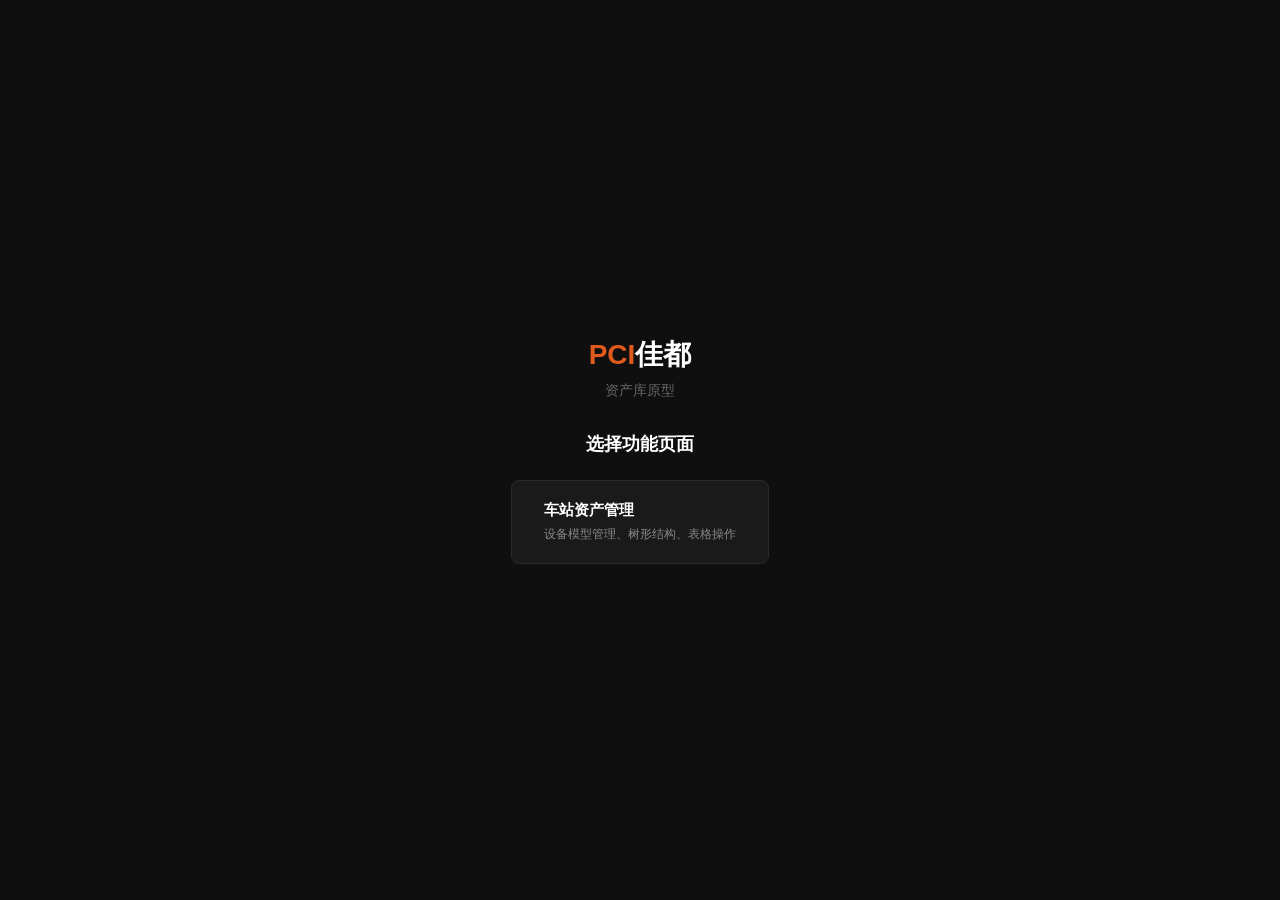
<file: index.html>
<!DOCTYPE html>
<html lang="zh-CN">
<head>
<meta charset="UTF-8">
<meta name="viewport" content="width=device-width, initial-scale=1.0">
<title>资产库原型</title>
<style>
* { box-sizing: border-box; margin: 0; padding: 0; }
body {
  font-family: -apple-system, BlinkMacSystemFont, "Segoe UI", Roboto, sans-serif;
  background: #0f0f0f;
  color: #e5e5e5;
  min-height: 100vh;
  display: flex;
  flex-direction: column;
  align-items: center;
  justify-content: center;
  padding: 40px 20px;
}
.logo {
  font-size: 28px;
  font-weight: 900;
  margin-bottom: 8px;
}
.logo .red { color: #e05a1e; }
.logo .wh { color: #fff; }
.logo-sub {
  font-size: 14px;
  color: #666;
  margin-bottom: 32px;
}
.page-title {
  font-size: 18px;
  font-weight: 600;
  margin-bottom: 24px;
  color: #fff;
}
.entry {
  background: #1a1a1a;
  border: 1px solid #2a2a2a;
  border-radius: 8px;
  padding: 20px 32px;
  cursor: pointer;
  transition: all 0.2s;
  text-decoration: none;
  color: #fff;
  display: block;
}
.entry:hover {
  border-color: #e05a1e;
  background: #222;
}
.entry-title {
  font-size: 15px;
  font-weight: 600;
  margin-bottom: 6px;
}
.entry-desc {
  font-size: 12px;
  color: #888;
}
</style>
</head>
<body>

<div class="logo"><span class="red">PCI</span><span class="wh">佳都</span></div>
<div class="logo-sub">资产库原型</div>

<div class="page-title">选择功能页面</div>

<a href="车站资产.html" target="_blank" class="entry">
  <div class="entry-title">车站资产管理</div>
  <div class="entry-desc">设备模型管理、树形结构、表格操作</div>
</a>

</body>
</html>
</file>
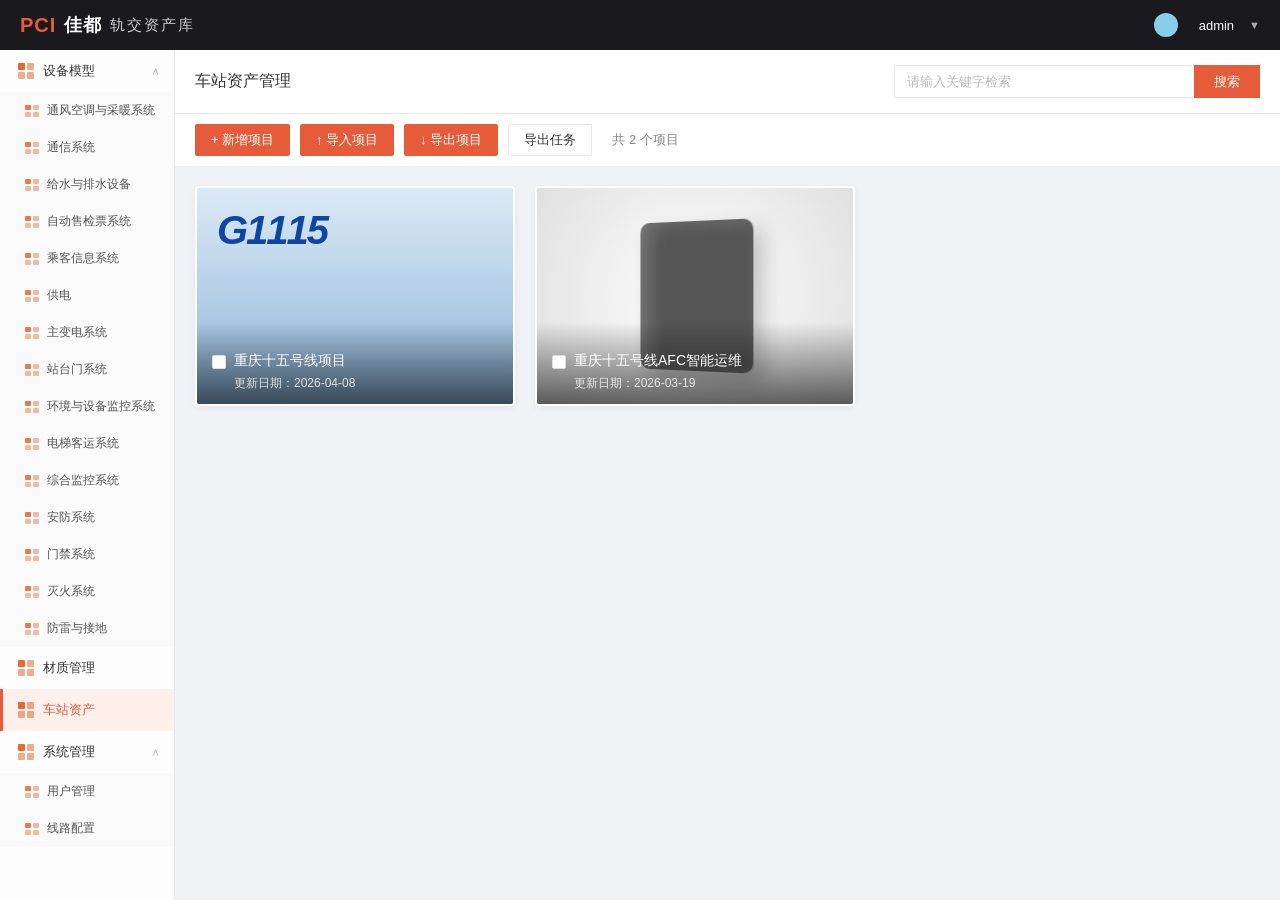
<file: 车站资产.html>
<!DOCTYPE html>
<html lang="zh-CN">
<head>
<meta charset="UTF-8">
<meta name="viewport" content="width=device-width, initial-scale=1.0">
<title>车站资产管理</title>
<link rel="stylesheet" href="css/style.css">
</head>
<body>

<header class="header">
    <div class="header-logo">
        <span style="color:var(--primary-color);font-size:20px;font-weight:900;">PCI</span>
        <span style="color:#fff;font-weight:bold;">佳都</span>
        <span style="color:#ccc;font-size:15px;font-weight:normal;letter-spacing:2px;">轨交资产库</span>
    </div>
    <div class="header-user">
        <span class="user-avatar"></span>
        <span>admin</span>
        <span style="color:#aaa;font-size:11px;">▼</span>
    </div>
</header>

<div class="layout-body">
    <aside class="sidebar">
        <div class="menu-group">
            <div class="menu-parent" id="parent-device" onclick="toggleMenu('device'); return false;">
                <div class="menu-parent-left">
                    <div class="menu-icon-diamond">
                        <svg viewBox="0 0 18 18" fill="none">
                            <rect x="1" y="1" width="7" height="7" rx="1" fill="#e05a1e" opacity="0.9"/>
                            <rect x="10" y="1" width="7" height="7" rx="1" fill="#e05a1e" opacity="0.5"/>
                            <rect x="1" y="10" width="7" height="7" rx="1" fill="#e05a1e" opacity="0.5"/>
                            <rect x="10" y="10" width="7" height="7" rx="1" fill="#e05a1e" opacity="0.5"/>
                        </svg>
                    </div>
                    设备模型
                </div>
                <span class="menu-arrow" id="arrow-device">∧</span>
            </div>
            <div class="submenu" id="submenu-device">
                <div class="submenu-item"><div class="sub-icon"><svg viewBox="0 0 14 12" fill="none"><rect x="0" y="0" width="6" height="5" rx="1" fill="#e05a1e" opacity="0.8"/><rect x="8" y="0" width="6" height="5" rx="1" fill="#e05a1e" opacity="0.4"/><rect x="0" y="7" width="6" height="5" rx="1" fill="#e05a1e" opacity="0.4"/><rect x="8" y="7" width="6" height="5" rx="1" fill="#e05a1e" opacity="0.4"/></svg></div>通风空调与采暖系统</div>
                <div class="submenu-item" onclick="showDeviceModel('通信系统'); return false;"><div class="sub-icon"><svg viewBox="0 0 14 12" fill="none"><rect x="0" y="0" width="6" height="5" rx="1" fill="#e05a1e" opacity="0.8"/><rect x="8" y="0" width="6" height="5" rx="1" fill="#e05a1e" opacity="0.4"/><rect x="0" y="7" width="6" height="5" rx="1" fill="#e05a1e" opacity="0.4"/><rect x="8" y="7" width="6" height="5" rx="1" fill="#e05a1e" opacity="0.4"/></svg></div>通信系统</div>
                <div class="submenu-item"><div class="sub-icon"><svg viewBox="0 0 14 12" fill="none"><rect x="0" y="0" width="6" height="5" rx="1" fill="#e05a1e" opacity="0.8"/><rect x="8" y="0" width="6" height="5" rx="1" fill="#e05a1e" opacity="0.4"/><rect x="0" y="7" width="6" height="5" rx="1" fill="#e05a1e" opacity="0.4"/><rect x="8" y="7" width="6" height="5" rx="1" fill="#e05a1e" opacity="0.4"/></svg></div>给水与排水设备</div>
                <div class="submenu-item"><div class="sub-icon"><svg viewBox="0 0 14 12" fill="none"><rect x="0" y="0" width="6" height="5" rx="1" fill="#e05a1e" opacity="0.8"/><rect x="8" y="0" width="6" height="5" rx="1" fill="#e05a1e" opacity="0.4"/><rect x="0" y="7" width="6" height="5" rx="1" fill="#e05a1e" opacity="0.4"/><rect x="8" y="7" width="6" height="5" rx="1" fill="#e05a1e" opacity="0.4"/></svg></div>自动售检票系统</div>
                <div class="submenu-item"><div class="sub-icon"><svg viewBox="0 0 14 12" fill="none"><rect x="0" y="0" width="6" height="5" rx="1" fill="#e05a1e" opacity="0.8"/><rect x="8" y="0" width="6" height="5" rx="1" fill="#e05a1e" opacity="0.4"/><rect x="0" y="7" width="6" height="5" rx="1" fill="#e05a1e" opacity="0.4"/><rect x="8" y="7" width="6" height="5" rx="1" fill="#e05a1e" opacity="0.4"/></svg></div>乘客信息系统</div>
                <div class="submenu-item"><div class="sub-icon"><svg viewBox="0 0 14 12" fill="none"><rect x="0" y="0" width="6" height="5" rx="1" fill="#e05a1e" opacity="0.8"/><rect x="8" y="0" width="6" height="5" rx="1" fill="#e05a1e" opacity="0.4"/><rect x="0" y="7" width="6" height="5" rx="1" fill="#e05a1e" opacity="0.4"/><rect x="8" y="7" width="6" height="5" rx="1" fill="#e05a1e" opacity="0.4"/></svg></div>供电</div>
                <div class="submenu-item"><div class="sub-icon"><svg viewBox="0 0 14 12" fill="none"><rect x="0" y="0" width="6" height="5" rx="1" fill="#e05a1e" opacity="0.8"/><rect x="8" y="0" width="6" height="5" rx="1" fill="#e05a1e" opacity="0.4"/><rect x="0" y="7" width="6" height="5" rx="1" fill="#e05a1e" opacity="0.4"/><rect x="8" y="7" width="6" height="5" rx="1" fill="#e05a1e" opacity="0.4"/></svg></div>主变电系统</div>
                <div class="submenu-item"><div class="sub-icon"><svg viewBox="0 0 14 12" fill="none"><rect x="0" y="0" width="6" height="5" rx="1" fill="#e05a1e" opacity="0.8"/><rect x="8" y="0" width="6" height="5" rx="1" fill="#e05a1e" opacity="0.4"/><rect x="0" y="7" width="6" height="5" rx="1" fill="#e05a1e" opacity="0.4"/><rect x="8" y="7" width="6" height="5" rx="1" fill="#e05a1e" opacity="0.4"/></svg></div>站台门系统</div>
                <div class="submenu-item"><div class="sub-icon"><svg viewBox="0 0 14 12" fill="none"><rect x="0" y="0" width="6" height="5" rx="1" fill="#e05a1e" opacity="0.8"/><rect x="8" y="0" width="6" height="5" rx="1" fill="#e05a1e" opacity="0.4"/><rect x="0" y="7" width="6" height="5" rx="1" fill="#e05a1e" opacity="0.4"/><rect x="8" y="7" width="6" height="5" rx="1" fill="#e05a1e" opacity="0.4"/></svg></div>环境与设备监控系统</div>
                <div class="submenu-item"><div class="sub-icon"><svg viewBox="0 0 14 12" fill="none"><rect x="0" y="0" width="6" height="5" rx="1" fill="#e05a1e" opacity="0.8"/><rect x="8" y="0" width="6" height="5" rx="1" fill="#e05a1e" opacity="0.4"/><rect x="0" y="7" width="6" height="5" rx="1" fill="#e05a1e" opacity="0.4"/><rect x="8" y="7" width="6" height="5" rx="1" fill="#e05a1e" opacity="0.4"/></svg></div>电梯客运系统</div>
                <div class="submenu-item"><div class="sub-icon"><svg viewBox="0 0 14 12" fill="none"><rect x="0" y="0" width="6" height="5" rx="1" fill="#e05a1e" opacity="0.8"/><rect x="8" y="0" width="6" height="5" rx="1" fill="#e05a1e" opacity="0.4"/><rect x="0" y="7" width="6" height="5" rx="1" fill="#e05a1e" opacity="0.4"/><rect x="8" y="7" width="6" height="5" rx="1" fill="#e05a1e" opacity="0.4"/></svg></div>综合监控系统</div>
                <div class="submenu-item"><div class="sub-icon"><svg viewBox="0 0 14 12" fill="none"><rect x="0" y="0" width="6" height="5" rx="1" fill="#e05a1e" opacity="0.8"/><rect x="8" y="0" width="6" height="5" rx="1" fill="#e05a1e" opacity="0.4"/><rect x="0" y="7" width="6" height="5" rx="1" fill="#e05a1e" opacity="0.4"/><rect x="8" y="7" width="6" height="5" rx="1" fill="#e05a1e" opacity="0.4"/></svg></div>安防系统</div>
                <div class="submenu-item"><div class="sub-icon"><svg viewBox="0 0 14 12" fill="none"><rect x="0" y="0" width="6" height="5" rx="1" fill="#e05a1e" opacity="0.8"/><rect x="8" y="0" width="6" height="5" rx="1" fill="#e05a1e" opacity="0.4"/><rect x="0" y="7" width="6" height="5" rx="1" fill="#e05a1e" opacity="0.4"/><rect x="8" y="7" width="6" height="5" rx="1" fill="#e05a1e" opacity="0.4"/></svg></div>门禁系统</div>
                <div class="submenu-item"><div class="sub-icon"><svg viewBox="0 0 14 12" fill="none"><rect x="0" y="0" width="6" height="5" rx="1" fill="#e05a1e" opacity="0.8"/><rect x="8" y="0" width="6" height="5" rx="1" fill="#e05a1e" opacity="0.4"/><rect x="0" y="7" width="6" height="5" rx="1" fill="#e05a1e" opacity="0.4"/><rect x="8" y="7" width="6" height="5" rx="1" fill="#e05a1e" opacity="0.4"/></svg></div>灭火系统</div>
                <div class="submenu-item"><div class="sub-icon"><svg viewBox="0 0 14 12" fill="none"><rect x="0" y="0" width="6" height="5" rx="1" fill="#e05a1e" opacity="0.8"/><rect x="8" y="0" width="6" height="5" rx="1" fill="#e05a1e" opacity="0.4"/><rect x="0" y="7" width="6" height="5" rx="1" fill="#e05a1e" opacity="0.4"/><rect x="8" y="7" width="6" height="5" rx="1" fill="#e05a1e" opacity="0.4"/></svg></div>防雷与接地</div>
            </div>
        </div>
        <div class="menu-single"><div class="menu-icon-diamond"><svg viewBox="0 0 18 18" fill="none"><rect x="1" y="1" width="7" height="7" rx="1" fill="#e05a1e" opacity="0.9"/><rect x="10" y="1" width="7" height="7" rx="1" fill="#e05a1e" opacity="0.5"/><rect x="1" y="10" width="7" height="7" rx="1" fill="#e05a1e" opacity="0.5"/><rect x="10" y="10" width="7" height="7" rx="1" fill="#e05a1e" opacity="0.5"/></svg></div>材质管理</div>
        <div class="menu-single active"><div class="menu-icon-diamond"><svg viewBox="0 0 18 18" fill="none"><rect x="1" y="1" width="7" height="7" rx="1" fill="#e05a1e" opacity="0.9"/><rect x="10" y="1" width="7" height="7" rx="1" fill="#e05a1e" opacity="0.5"/><rect x="1" y="10" width="7" height="7" rx="1" fill="#e05a1e" opacity="0.5"/><rect x="10" y="10" width="7" height="7" rx="1" fill="#e05a1e" opacity="0.5"/></svg></div>车站资产</div>
        <div class="menu-group">
            <div class="menu-parent" id="parent-system" onclick="toggleMenu('system'); return false;">
                <div class="menu-parent-left">
                    <div class="menu-icon-diamond"><svg viewBox="0 0 18 18" fill="none"><rect x="1" y="1" width="7" height="7" rx="1" fill="#e05a1e" opacity="0.9"/><rect x="10" y="1" width="7" height="7" rx="1" fill="#e05a1e" opacity="0.5"/><rect x="1" y="10" width="7" height="7" rx="1" fill="#e05a1e" opacity="0.5"/><rect x="10" y="10" width="7" height="7" rx="1" fill="#e05a1e" opacity="0.5"/></svg></div>
                    系统管理
                </div>
                <span class="menu-arrow" id="arrow-system">∧</span>
            </div>
            <div class="submenu" id="submenu-system">
                <div class="submenu-item"><div class="sub-icon"><svg viewBox="0 0 14 12" fill="none"><rect x="0" y="0" width="6" height="5" rx="1" fill="#e05a1e" opacity="0.8"/><rect x="8" y="0" width="6" height="5" rx="1" fill="#e05a1e" opacity="0.4"/><rect x="0" y="7" width="6" height="5" rx="1" fill="#e05a1e" opacity="0.4"/><rect x="8" y="7" width="6" height="5" rx="1" fill="#e05a1e" opacity="0.4"/></svg></div>用户管理</div>
                <div class="submenu-item"><div class="sub-icon"><svg viewBox="0 0 14 12" fill="none"><rect x="0" y="0" width="6" height="5" rx="1" fill="#e05a1e" opacity="0.8"/><rect x="8" y="0" width="6" height="5" rx="1" fill="#e05a1e" opacity="0.4"/><rect x="0" y="7" width="6" height="5" rx="1" fill="#e05a1e" opacity="0.4"/><rect x="8" y="7" width="6" height="5" rx="1" fill="#e05a1e" opacity="0.4"/></svg></div>线路配置</div>
            </div>
        </div>
    </aside>

    <main class="main-content">
        <div class="project-list-page" id="projectListPage">
            <div class="page-header">
                <div class="page-title">车站资产管理</div>
                <div class="search-box">
                    <input type="text" class="search-input" placeholder="请输入关键字检索">
                    <button class="search-btn" onclick="return false;">搜索</button>
                </div>
            </div>
            <div class="toolbar">
                <button class="btn btn-primary">+ 新增项目</button>
                <button class="btn btn-primary">↑ 导入项目</button>
                <button class="btn btn-primary">↓ 导出项目</button>
                <button class="btn btn-default">导出任务</button>
                <span class="item-count">共 2 个项目</span>
            </div>
            <div class="card-grid">
                <div class="card" onclick="openProjectDetail('重庆十五号线项目', '重庆十五号线'); return false;">
                    <div class="card-actions">
                        <div class="card-action-btn" title="编辑"><svg viewBox="0 0 24 24"><path d="M11 4H4a2 2 0 0 0-2 2v14a2 2 0 0 0 2 2h14a2 2 0 0 0 2-2v-7"/><path d="M18.5 2.5a2.121 2.121 0 0 1 33L12 15l-4 1 1-4 9.5-9.5z"/></svg></div>
                        <div class="card-action-btn" title="删除"><svg viewBox="0 0 24 24"><polyline points="3 6 5 6 21 6"/><path d="M19 6v14a2 2 0 0 1-2 2H7a2 2 0 0 1-2-2V6m3 0V4a2 2 0 0 1 2-2h4a2 2 0 0 1 2 2v2"/><line x1="10" y1="11" x2="10" y2="17"/><line x1="14" y1="11" x2="14" y2="17"/></svg></div>
                    </div>
                    <div class="card-img-placeholder1"></div>
                    <div class="card-info">
                        <div class="card-title"><input type="checkbox" class="card-checkbox">重庆十五号线项目</div>
                        <div class="card-date">更新日期：2026-04-08</div>
                    </div>
                </div>
                <div class="card" onclick="openProjectDetail('重庆十五号线AFC智能运维', '重庆十五号线'); return false;">
                    <div class="card-actions">
                        <div class="card-action-btn" title="编辑"><svg viewBox="0 0 24 24"><path d="M11 4H4a2 2 0 0 0-2 2v14a2 2 0 0 0 2 2h14a2 2 0 0 0 2-2v-7"/><path d="M18.5 2.5a2.121 2.121 0 0 1 33L12 15l-4 1 1-4 9.5-9.5z"/></svg></div>
                        <div class="card-action-btn" title="删除"><svg viewBox="0 0 24 24"><polyline points="3 6 5 6 21 6"/><path d="M19 6v14a2 2 0 0 1-2 2H7a2 2 0 0 1-2-2V6m3 0V4a2 2 0 0 1 2-2h4a2 2 0 0 1 2 2v2"/><line x1="10" y1="11" x2="10" y2="17"/><line x1="14" y1="11" x2="14" y2="17"/></svg></div>
                    </div>
                    <div class="card-img-placeholder2"></div>
                    <div class="card-info">
                        <div class="card-title"><input type="checkbox" class="card-checkbox">重庆十五号线AFC智能运维</div>
                        <div class="card-date">更新日期：2026-03-19</div>
                    </div>
                </div>
            </div>
        </div>

        <div class="project-detail" id="projectDetail">
            <div class="breadcrumb">
                <div class="breadcrumb-back" onclick="closeProjectDetail(); return false;"><svg viewBox="0 0 24 24" fill="none" stroke="currentColor" stroke-width="2"><polyline points="15 18 9 12 15 6"/></svg></div>
                <span class="breadcrumb-link" onclick="closeProjectDetail(); return false;">车站资产管理</span>
                <span class="breadcrumb-sep">/</span>
                <span class="breadcrumb-current" id="detailProjectName">重庆十五号线项目</span>
            </div>
            <div class="page-tabs">
                <div class="ptab active" data-tab="device" onclick="switchTab('device'); return false;">设备管理</div>
                <div class="ptab" data-tab="station" onclick="switchTab('station'); return false;">车站管理</div>
                <div class="ptab" data-tab="material" onclick="switchTab('material'); return false;">材质管理</div>
                <div class="ptab" data-tab="scene" onclick="switchTab('scene'); return false;">场景管理</div>
            </div>

            <div class="tab-content">
                <div class="tab-pane active" id="tab-device">
                    <div id="deviceListView">
                    <div class="action-bar">
                        <button class="abtn abtn-primary" onclick="showModal('modal-import')"><svg width="12" height="12" viewBox="0 0 24 24" fill="none" stroke="currentColor" stroke-width="2.5"><path d="M21 15v4a2 2 0 0 1-2 2H5a2 2 0 0 1-2-2v-4"/><polyline points="17 8 12 3 7 8"/><line x1="12" y1="3" x2="12" y2="15"/></svg>从平台导入设备模型</button>
                        <button class="abtn abtn-primary"><svg width="12" height="12" viewBox="0 0 24 24" fill="none" stroke="currentColor" stroke-width="2.5"><path d="M21 15v4a2 2 0 0 1-2 2H5a2 2 0 0 1-2-2v-4"/><polyline points="17 8 12 3 7 8"/><line x1="12" y1="3" x2="12" y2="15"/></svg>从文件导入</button>
                        <button class="abtn abtn-default" onclick="doExportFile()"><svg width="12" height="12" viewBox="0 0 24 24" fill="none" stroke="currentColor" stroke-width="2.5"><path d="M21 15v4a2 2 0 0 1-2 2H5a2 2 0 0 1-2-2v-4"/><polyline points="7 10 12 15 17 10"/><line x1="12" y1="15" x2="12" y2="3"/></svg>导出至文件</button>
                        <button class="abtn abtn-default" onclick="showModal('modal-export')">导出任务</button>
                    </div>
                    <div class="main-split">
                        <div class="tree-panel">
                            <div class="tree-search-bar">
                                <input class="tree-search-input" type="text" placeholder="请输入文件名">
                                <div class="tree-search-btn"><svg viewBox="0 0 24 24" fill="none" stroke="currentColor" stroke-width="2" width="13" height="13"><circle cx="11" cy="11" r="8"/><line x1="21" y1="21" x2="16.65" y2="16.65"/></svg></div>
                            </div>
                            <div class="tree-body" id="tree-root"></div>
                        </div>
                        <div class="table-panel">
                            <div class="table-toolbar">
                                <button class="bbtn" onclick="showToast('download')">批量下载</button>
                                <button class="bbtn" onclick="showModal('modal-confirm')">批量删除</button>
                                <div class="tbl-search-wrap">
                                    <input class="tbl-search-input" type="text" placeholder="请输入名称搜索">
                                    <div class="tbl-search-btn"><svg viewBox="0 0 24 24" fill="none" stroke="currentColor" stroke-width="2" width="13" height="13"><circle cx="11" cy="11" r="8"/><line x1="21" y1="21" x2="16.65" y2="16.65"/></svg></div>
                                </div>
                            </div>
                            <div class="table-wrap">
                                <table>
                                    <thead>
                                        <tr><th style="width:40px;"><input type="checkbox" id="cb-all" style="accent-color:#e65c3b;width:14px;height:14px;" onchange="toggleAllCb(this)"></th><th>名称</th><th>设备型号</th><th>设备厂家</th><th>设备分类</th><th>更新时间</th><th>操作</th></tr>
                                    </thead>
                                    <tbody id="table-body"></tbody>
                                </table>
                            </div>
                            <div class="pagination-bar">
                                <button class="pg-btn disabled">‹</button>
                                <button class="pg-btn active">1</button>
                                <button class="pg-btn">2</button>
                                <button class="pg-btn">3</button>
                                <button class="pg-btn">›</button>
                                <span class="pg-text" style="margin-left:10px;">前往</span>
                                <input class="pg-input" type="text" value="1">
                                <span class="pg-text">页</span>
                                <span class="pg-text" style="margin-left:12px;">共42条</span>
                            </div>
                        </div>
                    </div>
                    </div>
                    <!-- 设备模型列表页 -->

                    <!-- 设备模型卡片页 -->
                    <div id="deviceModelView" class="device-model-page" style="display:none;">
                        <div class="dm-top-bar">
                            <h1 class="dm-title">设备模型</h1>
                            <div class="dm-search">
                                <input class="dm-search-input" type="text" placeholder="请输入关键字检索">
                                <button class="dm-search-btn">搜索</button>
                            </div>
                        </div>
                        <!-- 收起时显示的展开按钮 -->
                        <div class="dm-expand-btn" id="dmExpandBtn" onclick="toggleDmPanel()" style="display:none;">▲ 展开</div>
                        <!-- 展开时显示的收起按钮 -->
                        <div class="dm-toggle-btn" id="dmToggleBtn" onclick="toggleDmPanel()">▼ 收起</div>
                        <div class="dm-category-bar">
                            <span class="dm-cat-label">二级：</span>
                            <button class="dm-cat-btn active">全部</button>
                            <button class="dm-cat-btn">自动扶梯</button>
                            <button class="dm-cat-btn">有机房电梯</button>
                            <button class="dm-cat-btn">无机房电梯</button>
                            <button class="dm-cat-btn text-orange">楼梯升降机</button>
                            <button class="dm-cat-btn">其他</button>
                        </div>
                        <div class="dm-toolbar">
                            <div class="dm-toolbar-left">
                                <div class="dm-select-box"><span>文件格式</span></div>
                                <div class="dm-select-box"><span>下载权限</span></div>
                                <div class="dm-select-box"><span>资产来源</span></div>
                                <button class="dm-reset-btn">重置</button>
                            </div>
                            <div class="dm-toolbar-right">
                                <button class="dm-action-btn add">＋ 添加</button>
                                <button class="dm-action-btn">↓ 下载</button>
                                <button class="dm-action-btn">🗑 删除</button>
                                <div class="dm-per-row">8个/行</div>
                            </div>
                        </div>
                        <div class="dm-content">
                            <div class="dm-grid">
                                <div class="dm-card">
                                    <div class="dm-card-checkbox" onclick="this.classList.toggle('checked')"></div>
                                    <div class="dm-card-img img-elevator">
                                        <svg viewBox="0 0 80 160" xmlns="http://www.w3.org/2000/svg">
                                            <rect x="25" y="10" width="30" height="100" rx="2" fill="#888"/>
                                            <rect x="28" y="15" width="24" height="70" rx="1" fill="#aaa"/>
                                            <rect x="30" y="20" width="8" height="30" rx="1" fill="#777"/>
                                            <rect x="42" y="20" width="8" height="30" rx="1" fill="#777"/>
                                            <rect x="20" y="110" width="10" height="40" rx="1" fill="#999"/>
                                            <rect x="50" y="110" width="10" height="40" rx="1" fill="#999"/>
                                            <rect x="15" y="148" width="50" height="6" rx="2" fill="#888"/>
                                        </svg>
                                    </div>
                                    <div class="dm-card-label">楼梯升降机</div>
                                </div>
                                <div class="dm-card">
                                    <div class="dm-card-checkbox" onclick="this.classList.toggle('checked')"></div>
                                    <div class="dm-card-img img-escalator1">
                                        <svg viewBox="0 0 160 120" xmlns="http://www.w3.org/2000/svg">
                                            <rect x="10" y="80" width="140" height="12" rx="2" fill="#555" transform="rotate(-30 80 86)"/>
                                            <rect x="10" y="70" width="140" height="8" rx="1" fill="#777" transform="rotate(-30 80 74)"/>
                                            <line x1="15" y1="100" x2="145" y2="30" stroke="#444" stroke-width="3"/>
                                            <line x1="20" y1="105" x2="150" y2="35" stroke="#444" stroke-width="3"/>
                                            <rect x="20" y="88" width="14" height="6" fill="#666" transform="rotate(-30 27 91)"/>
                                            <rect x="38" y="76" width="14" height="6" fill="#666" transform="rotate(-30 45 79)"/>
                                            <rect x="56" y="64" width="14" height="6" fill="#666" transform="rotate(-30 63 67)"/>
                                            <rect x="74" y="52" width="14" height="6" fill="#666" transform="rotate(-30 81 55)"/>
                                            <rect x="92" y="40" width="14" height="6" fill="#666" transform="rotate(-30 99 43)"/>
                                        </svg>
                                    </div>
                                    <div class="dm-card-label">站外自动扶梯</div>
                                </div>
                                <div class="dm-card">
                                    <div class="dm-card-checkbox" onclick="this.classList.toggle('checked')"></div>
                                    <div class="dm-card-img img-escalator2">
                                        <svg viewBox="0 0 160 120" xmlns="http://www.w3.org/2000/svg">
                                            <rect x="8" y="78" width="144" height="14" rx="2" fill="#444" transform="rotate(-28 80 85)"/>
                                            <rect x="8" y="68" width="144" height="8" rx="1" fill="#666" transform="rotate(-28 80 72)"/>
                                            <line x1="12" y1="98" x2="148" y2="28" stroke="#333" stroke-width="3"/>
                                            <line x1="18" y1="103" x2="154" y2="33" stroke="#333" stroke-width="3"/>
                                            <rect x="18" y="86" width="15" height="7" fill="#555" transform="rotate(-28 25 89)"/>
                                            <rect x="36" y="73" width="15" height="7" fill="#555" transform="rotate(-28 43 76)"/>
                                            <rect x="54" y="60" width="15" height="7" fill="#555" transform="rotate(-28 61 63)"/>
                                            <rect x="72" y="47" width="15" height="7" fill="#555" transform="rotate(-28 79 50)"/>
                                            <rect x="90" y="34" width="15" height="7" fill="#555" transform="rotate(-28 97 37)"/>
                                            <rect x="108" y="21" width="15" height="7" fill="#555" transform="rotate(-28 115 24)"/>
                                        </svg>
                                    </div>
                                    <div class="dm-card-label">站内自动扶梯</div>
                                </div>
                            </div>
                        </div>
                        <div class="dm-footer">
                            <span class="dm-total">共3条记录</span>
                            <div class="dm-pagination">
                                <button class="dm-page-btn">‹</button>
                                <button class="dm-page-btn active">1</button>
                                <button class="dm-page-btn">›</button>
                                <div class="dm-page-size">100条/页</div>
                                <div class="dm-goto">
                                    前往 <input type="text" value="1"> 页
                                </div>
                            </div>
                        </div>
                    </div>
                </div>

                <div class="tab-pane" id="tab-station">
                    <!-- 车站管理 - 整合外部原型功能 -->
                    <div class="station-manager">
                        <div class="action-bar">
                            <button class="abtn abtn-primary">+ 新增车站</button>
                            <button class="abtn abtn-default">导入车站</button>
                            <button class="abtn abtn-default">导出车站</button>
                        </div>
                        <div class="main-split">
                            <div class="tree-panel">
                                <div class="tree-search-bar">
                                    <input class="tree-search-input" type="text" placeholder="请输入车站名搜索">
                                    <div class="tree-search-btn"><svg viewBox="0 0 24 24" fill="none" stroke="currentColor" stroke-width="2" width="13" height="13"><circle cx="11" cy="11" r="8"/><line x1="21" y1="21" x2="16.65" y2="16.65"/></svg></div>
                                </div>
                                <div class="tree-body" id="station-tree-root">
                                    <div class="tree-item active">
                                        <span class="tree-arrow">▼</span>
                                        <span class="tree-icon">📁</span>
                                        <span class="tree-label">全部</span>
                                        <span class="tree-more-btn" onclick="showStationMenu(event,'全部')">···</span>
                                    </div>
                                    <div class="tree-children">
                                        <div class="tree-child-item">
                                            <span class="tree-icon">📁</span>
                                            <span class="tree-label">两江影视城站</span>
                                            <span class="tree-more-btn" onclick="showStationMenu(event,'两江影视城站')">···</span>
                                        </div>
                                        <div class="tree-child-item">
                                            <span class="tree-icon">📁</span>
                                            <span class="tree-label">出站检票机（R2A）-A</span>
                                            <span class="tree-more-btn" onclick="showStationMenu(event,'出站检票机（R2A）-A')">···</span>
                                        </div>
                                        <div class="tree-child-item">
                                            <span class="tree-icon">📁</span>
                                            <span class="tree-label">宝圣湖站</span>
                                            <span class="tree-more-btn" onclick="showStationMenu(event,'宝圣湖站')">···</span>
                                        </div>
                                        <div class="tree-child-item">
                                            <span class="tree-icon">📁</span>
                                            <span class="tree-label">两江大道站</span>
                                            <span class="tree-more-btn" onclick="showStationMenu(event,'两江大道站')">···</span>
                                        </div>
                                    </div>
                                </div>
                            </div>
                            <div class="table-panel">
                                <div class="table-toolbar">
                                    <button class="bbtn">批量上传</button>
                                    <button class="bbtn">上传记录</button>
                                    <button class="bbtn">批量下载</button>
                                    <button class="bbtn" onclick="showModal('modal-confirm')">批量删除</button>
                                    <button class="bbtn" onclick="window.open('../车站编辑原型/index.html','_blank')">车站编辑</button>
                                    <div class="tbl-search-wrap">
                                        <input class="tbl-search-input" type="text" placeholder="请输入名称搜索">
                                        <div class="tbl-search-btn"><svg viewBox="0 0 24 24" fill="none" stroke="currentColor" stroke-width="2" width="13" height="13"><circle cx="11" cy="11" r="8"/><line x1="21" y1="21" x2="16.65" y2="16.65"/></svg></div>
                                    </div>
                                </div>
                                <div class="table-wrap">
                                    <table>
                                        <thead>
                                            <tr><th style="width:40px;"><input type="checkbox" style="accent-color:#e65c3b;width:14px;height:14px;"></th><th>名称</th><th>大小</th><th>创建时间</th><th>操作</th></tr>
                                        </thead>
                                        <tbody>
                                            <tr><td><input type="checkbox"></td><td>1号出入口.zip</td><td>37.01KB</td><td>2026-02-24 14:48:08</td><td><div class="td-action"><span class="act-link">下载</span><span class="act-link">预览</span><span class="act-link">删除</span></div></td></tr>
                                            <tr><td><input type="checkbox"></td><td>3号出入口.zip</td><td>40.10KB</td><td>2026-02-24 14:48:08</td><td><div class="td-action"><span class="act-link">下载</span><span class="act-link">预览</span><span class="act-link">删除</span></div></td></tr>
                                            <tr><td><input type="checkbox"></td><td>4号出入口.zip</td><td>59.84KB</td><td>2026-02-24 14:48:08</td><td><div class="td-action"><span class="act-link">下载</span><span class="act-link">预览</span><span class="act-link">删除</span></div></td></tr>
                                            <tr><td><input type="checkbox"></td><td>两江影视城站AFC设备布置模型.zip</td><td>762.83KB</td><td>2026-02-24 14:48:09</td><td><div class="td-action"><span class="act-link">下载</span><span class="act-link">预览</span><span class="act-link">删除</span></div></td></tr>
                                            <tr><td><input type="checkbox"></td><td>两江影视城站车站通信设备模型-摄像机.zip</td><td>642.83KB</td><td>2026-02-24 14:48:09</td><td><div class="td-action"><span class="act-link">下载</span><span class="act-link">预览</span><span class="act-link">删除</span></div></td></tr>
                                            <tr><td><input type="checkbox"></td><td>两江影视城站车站通信设备模型-去除摄像机.zip</td><td>5.30MB</td><td>2026-02-24 14:48:10</td><td><div class="td-action"><span class="act-link">下载</span><span class="act-link">预览</span><span class="act-link">删除</span></div></td></tr>
                                            <tr><td><input type="checkbox"></td><td>两江影视城站出入口控制系统.zip</td><td>282.10KB</td><td>2026-02-24 14:48:10</td><td><div class="td-action"><span class="act-link">下载</span><span class="act-link">预览</span><span class="act-link">删除</span></div></td></tr>
                                            <tr><td><input type="checkbox"></td><td>两江影视城站电扶梯模型.zip</td><td>7.36MB</td><td>2026-02-24 14:48:11</td><td><div class="td-action"><span class="act-link">下载</span><span class="act-link">预览</span><span class="act-link">删除</span></div></td></tr>
                                            <tr><td><input type="checkbox"></td><td>两江影视城站动力照明.zip</td><td>3.25MB</td><td>2026-02-24 14:48:11</td><td><div class="td-action"><span class="act-link">下载</span><span class="act-link">预览</span><span class="act-link">删除</span></div></td></tr>
                                            <tr><td><input type="checkbox"></td><td>两江影视城站公共区装修_站台层.zip</td><td>26.38MB</td><td>2026-02-24 14:48:14</td><td><div class="td-action"><span class="act-link">下载</span><span class="act-link">预览</span><span class="act-link">删除</span></div></td></tr>
                                            <tr><td><input type="checkbox"></td><td>两江影视城站内部结构.zip</td><td>318.10KB</td><td>2026-02-24 14:48:24</td><td><div class="td-action"><span class="act-link">下载</span><span class="act-link">预览</span><span class="act-link">删除</span></div></td></tr>
                                            <tr><td><input type="checkbox"></td><td>两江影视城站站台门-非李生体.zip</td><td>11.38MB</td><td>2026-02-24 14:48:26</td><td><div class="td-action"><span class="act-link">下载</span><span class="act-link">预览</span><span class="act-link">删除</span></div></td></tr>
                                            <tr><td><input type="checkbox"></td><td>两江影视城站通风空调.zip</td><td>35.55MB</td><td>2026-02-24 14:48:27</td><td><div class="td-action"><span class="act-link">下载</span><span class="act-link">预览</span><span class="act-link">删除</span></div></td></tr>
                                        </tbody>
                                    </table>
                                </div>
                                <div class="pagination-bar">
                                    <button class="pg-btn disabled">‹</button>
                                    <button class="pg-btn active">1</button>
                                    <button class="pg-btn">2</button>
                                    <button class="pg-btn">3</button>
                                    <button class="pg-btn">4</button>
                                    <button class="pg-btn">›</button>
                                    <span class="pg-text" style="margin-left:10px;">前往</span>
                                    <input class="pg-input" type="text" value="1">
                                    <span class="pg-text">页</span>
                                    <span class="pg-text" style="margin-left:12px;">共70条</span>
                                </div>
                            </div>
                        </div>
                    </div>
                </div>

                <div class="tab-pane" id="tab-material">
                    <div class="action-bar">
                        <button class="abtn abtn-primary">+ 新增材质</button>
                        <button class="abtn abtn-default">批量导入</button>
                        <button class="abtn abtn-default">导出材质</button>
                    </div>
                    <div class="material-grid">
                        <div class="material-card"><div class="material-preview" style="background: linear-gradient(135deg, #667eea 0%, #764ba2 100%);"></div><div class="material-name">不锈钢材质</div></div>
                        <div class="material-card"><div class="material-preview" style="background: linear-gradient(135deg, #f093fb 0%, #f5576c 100%);"></div><div class="material-name">铝合金</div></div>
                        <div class="material-card"><div class="material-preview" style="background: linear-gradient(135deg, #4facfe 0%, #00f2fe 100%);"></div><div class="material-name">玻璃材质</div></div>
                        <div class="material-card"><div class="material-preview" style="background: linear-gradient(135deg, #43e97b 0%, #38f9d7 100%);"></div><div class="material-name">石材</div></div>
                        <div class="material-card"><div class="material-preview" style="background: linear-gradient(135deg, #fa709a 0%, #fee140 100%);"></div><div class="material-name">木材</div></div>
                        <div class="material-card"><div class="material-preview" style="background: linear-gradient(135deg, #a8edea 0%, #fed6e3 100%);"></div><div class="material-name">塑料</div></div>
                    </div>
                </div>

                <div class="tab-pane" id="tab-scene">
                    <div class="action-bar">
                        <button class="abtn abtn-primary">+ 新增场景</button>
                        <button class="abtn abtn-default">导入场景</button>
                        <button class="abtn abtn-default">导出场景</button>
                    </div>
                    <div class="scene-list">
                        <div class="scene-item"><div class="scene-thumb"></div><div class="scene-info"><div class="scene-name">重光站站厅层</div><div class="scene-desc">包含站厅层所有设备的三维场景展示</div></div></div>
                        <div class="scene-item"><div class="scene-thumb" style="background: linear-gradient(135deg, #f093fb 0%, #f5576c 100%);"></div><div class="scene-info"><div class="scene-name">重光站站台层</div><div class="scene-desc">包含站台层所有设备的三维场景展示</div></div></div>
                        <div class="scene-item"><div class="scene-thumb" style="background: linear-gradient(135deg, #4facfe 0%, #00f2fe 100%);"></div><div class="scene-info"><div class="scene-name">龙兴站整体</div><div class="scene-desc">包含车站整体三维场景展示</div></div></div>
                    </div>
                </div>
            </div>
        </div>
    </main>
</div>

<!-- TOAST -->
<div class="toast-wrap" id="toast-wrap"></div>

<!-- MODAL: 导入 -->
<div class="modal-overlay" id="modal-import">
    <div class="modal modal-import">
        <div class="modal-header"><span class="modal-title">从资产库导入</span><span class="modal-close" onclick="hideModal('modal-import')">×</span></div>
        <div class="modal-body-import">
            <div class="import-left">
                <div class="import-left-search"><input type="text" placeholder="请输入文件名"><div class="s-btn"><svg viewBox="0 0 24 24" fill="none" stroke="currentColor" stroke-width="2" width="13" height="13"><circle cx="11" cy="11" r="8"/><line x1="21" y1="21" x2="16.65" y2="16.65"/></svg></div></div>
                <div class="import-tree" id="import-tree-root"></div>
            </div>
            <div class="import-mid">
                <div class="import-filters">
                    <div class="filter-tag">重庆15号线<span class="tx" onclick="this.parentElement.remove()">×</span></div>
                    <div class="filter-tag">导入FBX<span class="tx" onclick="this.parentElement.remove()">×</span></div>
                    <div class="filter-tag">+1<span class="tx" onclick="this.parentElement.remove()">×</span></div>
                    <div class="filter-search"><input type="text" placeholder="请输入模型名称"><div class="s-btn"><svg viewBox="0 0 24 24" fill="none" stroke="currentColor" stroke-width="2" width="13" height="13"><circle cx="11" cy="11" r="8"/><line x1="21" y1="21" x2="16.65" y2="16.65"/></svg></div></div>
                </div>
                <div class="import-tbl-wrap">
                    <table><thead><tr><th style="width:36px;"><input type="checkbox" style="accent-color:#e65c3b;width:14px;height:14px;"></th><th>名称</th><th>设备型号</th><th>设备厂家</th></tr></thead><tbody id="import-table-body"></tbody></table>
                </div>
                <div class="import-pg">
                    <button class="pg-btn disabled">‹</button>
                    <button class="pg-btn active">1</button>
                    <button class="pg-btn">2</button>
                    <button class="pg-btn">3</button>
                    <button class="pg-btn">›</button>
                    <span class="pg-text" style="margin-left:8px;">前往</span>
                    <input class="pg-input" type="text" value="1">
                    <span class="pg-text">页</span>
                    <span class="pg-text" style="margin-left:8px;">共48条</span>
                </div>
            </div>
            <div class="import-right">
                <div class="import-right-title">已选择 0条记录</div>
                <div class="import-right-empty">暂无选择</div>
            </div>
        </div>
        <div class="modal-footer"><button class="fbtn" onclick="hideModal('modal-import')">取消</button><button class="fbtn fbtn-primary">确定</button></div>
    </div>
</div>

<!-- MODAL: 详情 -->
<div class="modal-overlay" id="modal-detail">
    <div class="modal modal-detail">
        <div class="modal-header"><span class="modal-title" id="detail-title">楼梯升降机.glb</span><span class="modal-close" onclick="hideModal('modal-detail')">×</span></div>
        <div class="detail-body">
            <div class="detail-preview">
                <svg viewBox="0 0 100 120" width="120" height="140" fill="none">
                    <rect x="20" y="10" width="60" height="100" rx="4" fill="#e0e0e0" stroke="#bbb" stroke-width="2"/>
                    <rect x="30" y="5" width="40" height="12" rx="2" fill="#ccc"/>
                    <rect x="35" y="28" width="22" height="30" rx="2" fill="#b0b0b0" opacity="0.7"/>
                    <line x1="50" y1="58" x2="50" y2="85" stroke="#aaa" stroke-width="2"/>
                    <rect x="22" y="84" width="56" height="12" rx="2" fill="#ccc"/>
                    <line x1="20" y1="10" x2="20" y2="110" stroke="#999" stroke-width="1.5"/>
                    <line x1="80" y1="10" x2="80" y2="110" stroke="#999" stroke-width="1.5"/>
                </svg>
            </div>
            <div class="detail-info">
                <div class="detail-actions">
                    <button class="dact-btn dact-primary" onclick="hideModal('modal-detail');showToast('download')"><svg width="12" height="12" viewBox="0 0 24 24" fill="none" stroke="currentColor" stroke-width="2.5"><path d="M21 15v4a2 2 0 0 1-2 2H5a2 2 0 0 1-2-2v-4"/><polyline points="7 10 12 15 17 10"/><line x1="12" y1="15" x2="12" y2="3"/></svg>立即下载</button>
                    <button class="dact-btn dact-outline"><svg width="12" height="12" viewBox="0 0 24 24" fill="none" stroke="currentColor" stroke-width="2.5"><circle cx="11" cy="11" r="8"/><line x1="21" y1="21" x2="16.65" y2="16.65"/></svg>查看模型</button>
                </div>
                <div class="d-row"><span class="d-label">关键字：</span><span>--</span></div>
                <div class="d-row"><span class="d-label">文件格式：</span><span class="d-tag-glb">glb</span></div>
                <div class="d-divider"></div>
                <div class="d-grid">
                    <div><div class="d-grid-label">文件大小</div><div class="d-grid-val">1.21MB</div></div>
                    <div><div class="d-grid-label">文件格式</div><div class="d-grid-val">glb</div></div>
                    <div><div class="d-grid-label">创建时间</div><div class="d-grid-val" style="font-size:12px;">2026-03-02 10:00</div></div>
                    <div><div class="d-grid-label">修改时间</div><div class="d-grid-val" style="font-size:12px;">2026-03-02 10:00</div></div>
                </div>
            </div>
        </div>
    </div>
</div>

<!-- MODAL: 导出任务 -->
<div class="modal-overlay" id="modal-export">
    <div class="modal modal-export">
        <div class="modal-header"><span class="modal-title">导出任务</span><span class="modal-close" onclick="hideModal('modal-export')">×</span></div>
        <div class="export-body">
            <table class="export-tbl"><thead><tr><th>名称</th><th style="width:72px;">状态</th><th style="width:90px;">操作</th></tr></thead><tbody id="export-tbody"></tbody></table>
        </div>
        <div class="modal-footer"><button class="fbtn" onclick="hideModal('modal-export')">关闭</button></div>
    </div>
</div>

<!-- MODAL: 删除确认 -->
<div class="modal-overlay" id="modal-confirm">
    <div class="modal modal-confirm">
        <div class="modal-header"><span class="modal-title">删除确认</span><span class="modal-close" onclick="hideModal('modal-confirm')">×</span></div>
        <div class="confirm-body">
            <div class="confirm-warn-icon"><svg width="13" height="13" viewBox="0 0 24 24" fill="none" stroke="#e05a1e" stroke-width="2.5"><circle cx="12" cy="12" r="10"/><line x1="12" y1="8" x2="12" y2="12"/><line x1="12" y1="16" x2="12.01" y2="16"/></svg></div>
            <div class="confirm-text">确定要删除文件吗？</div>
        </div>
        <div class="modal-footer"><button class="fbtn" onclick="hideModal('modal-confirm')">取消</button><button class="fbtn fbtn-primary" onclick="hideModal('modal-confirm');showToast('delete')">确定</button></div>
    </div>
</div>

<!-- MODAL: 导出至文件 -->
<div class="modal-overlay" id="modal-exportfile">
    <div class="modal modal-exportfile">
        <div class="modal-header"><span class="modal-title">导出至文件</span><span class="modal-close" onclick="hideModal('modal-exportfile')">×</span></div>
        <div class="exportfile-body"><p>导出任务已创建，请到「导出任务」中查看进度并下载文件。</p></div>
        <div class="modal-footer"><button class="fbtn" onclick="hideModal('modal-exportfile')">关闭</button><button class="fbtn fbtn-primary" onclick="hideModal('modal-exportfile');showModal('modal-export')">查看导出任务</button></div>
    </div>
</div>

<!-- 车站管理右键菜单 -->
<div class="station-mask" id="stationMask" onclick="closeStationMenu()" style="position:fixed;inset:0;z-index:900;display:none;"></div>
<div class="station-context-menu" id="stationContextMenu" style="position:fixed;background:#fff;border:1px solid #e0e0e0;border-radius:6px;box-shadow:0 4px 16px rgba(0,0,0,0.12);z-index:1000;min-width:120px;padding:4px 0;display:none;">
    <div class="context-menu-item" onclick="openStationRename()">
        <span>✏️</span> 重命名
    </div>
    <div class="context-menu-item danger" onclick="openStationDelete()" style="color:#e8622a;">
        <span>🗑</span> 删除
    </div>
</div>

<!-- 车站重命名弹窗 -->
<div class="modal-overlay" id="stationRenameModal">
    <div class="modal" style="width:380px;">
        <div class="modal-header"><span class="modal-title">重命名</span><span class="modal-close" onclick="hideModal('stationRenameModal')">×</span></div>
        <div class="modal-body" style="padding:20px;">
            <label style="font-size:13px;color:#666;display:block;margin-bottom:6px;">名称</label>
            <input type="text" id="stationRenameInput" placeholder="请输入新名称" style="width:100%;height:34px;border:1px solid #ddd;border-radius:4px;padding:0 10px;font-size:13px;outline:none;color:#333;">
        </div>
        <div class="modal-footer" style="padding:12px 20px 18px;display:flex;justify-content:flex-end;gap:10px;">
            <button class="fbtn" onclick="hideModal('stationRenameModal')">取消</button>
            <button class="fbtn fbtn-primary" onclick="hideModal('stationRenameModal')">确定</button>
        </div>
    </div>
</div>

<!-- 车站删除弹窗 -->
<div class="modal-overlay" id="stationDeleteModal">
    <div class="modal" style="width:380px;">
        <div class="modal-header"><span class="modal-title">删除确认</span><span class="modal-close" onclick="hideModal('stationDeleteModal')">×</span></div>
        <div class="modal-body" style="padding:20px;">
            <p style="font-size:14px;color:#444;line-height:1.7;">确定要删除 <strong id="stationDeleteTarget" style="color:#e8622a;"></strong> 吗？<br>删除后数据将无法恢复，请谨慎操作。</p>
        </div>
        <div class="modal-footer" style="padding:12px 20px 18px;display:flex;justify-content:flex-end;gap:10px;">
            <button class="fbtn" onclick="hideModal('stationDeleteModal')">取消</button>
            <button class="fbtn fbtn-primary" onclick="hideModal('stationDeleteModal')">确定删除</button>
        </div>
    </div>
</div>

<script src="js/main.js"></script>
<script>
function toggleDmPanel() {
    var panel = document.getElementById('deviceModelView');
    var toggleBtn = document.getElementById('dmToggleBtn');
    var expandBtn = document.getElementById('dmExpandBtn');
    if (panel.classList.contains('collapsed')) {
        panel.classList.remove('collapsed');
        toggleBtn.style.display = 'flex';
        expandBtn.style.display = 'none';
    } else {
        panel.classList.add('collapsed');
        toggleBtn.style.display = 'none';
        expandBtn.style.display = 'flex';
    }
}
</script>

</body>
</html>
</file>
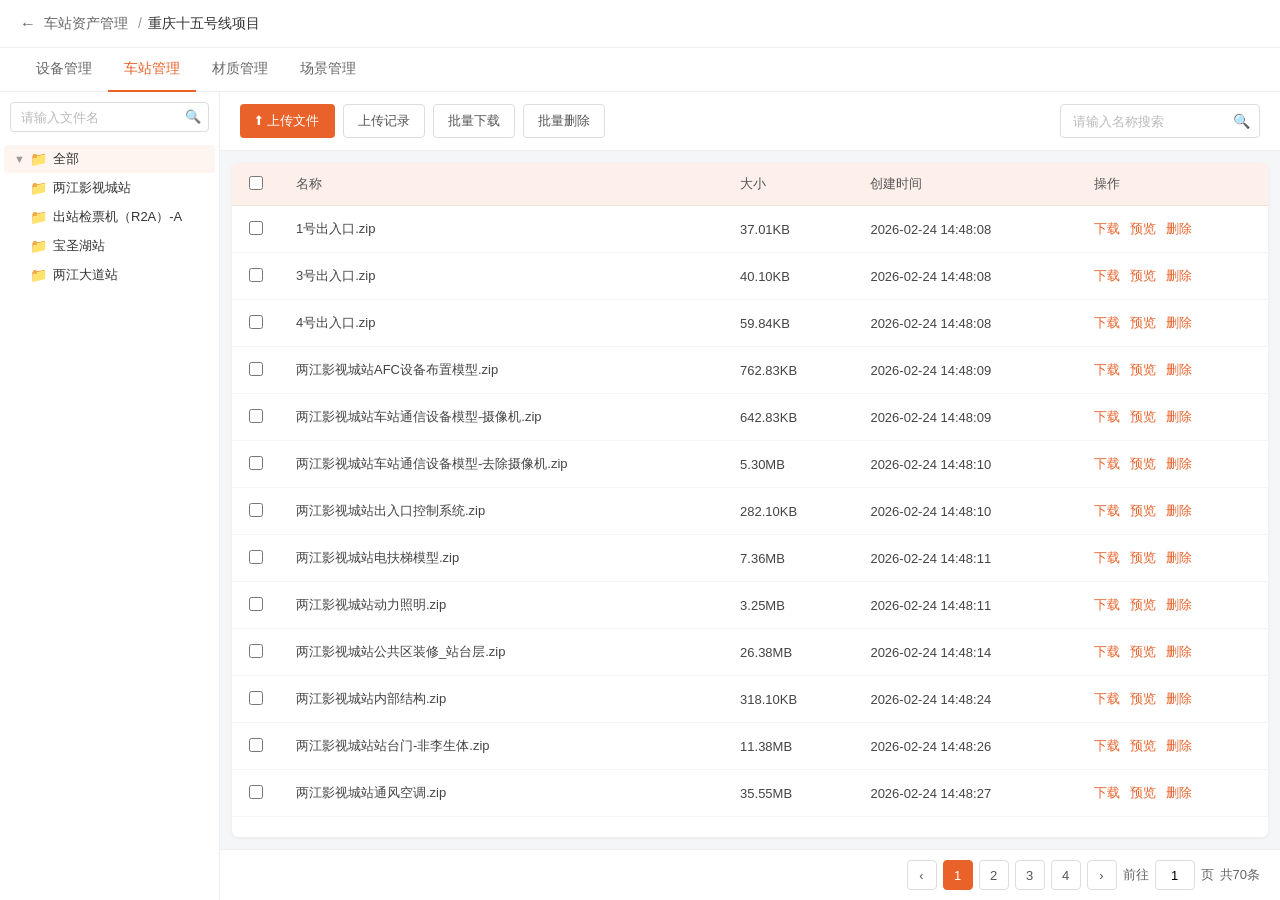
<file: 外部原型html/车站管理.html>
<!DOCTYPE html>
<html lang="zh-CN">
<head>
<meta charset="UTF-8">
<meta name="viewport" content="width=device-width, initial-scale=1.0">
<title>车站资产管理</title>
<style>
* { margin: 0; padding: 0; box-sizing: border-box; }
html, body { height: 100%; }
body { background: #f5f6f8; font-family: -apple-system, BlinkMacSystemFont, "Microsoft YaHei", Arial, sans-serif; font-size: 14px; color: #333; }

.topbar { background: #fff; border-bottom: 1px solid #eee; padding: 0 20px; height: 48px; display: flex; align-items: center; gap: 8px; }
.back-btn { color: #666; cursor: pointer; font-size: 16px; }
.breadcrumb { color: #666; font-size: 14px; }
.breadcrumb span { color: #333; }
.breadcrumb .sep { margin: 0 6px; color: #999; }

.main-tabs { background: #fff; border-bottom: 1px solid #eee; padding: 0 20px; display: flex; }
.main-tab { height: 44px; padding: 0 16px; display: flex; align-items: center; font-size: 14px; color: #666; cursor: pointer; border-bottom: 2px solid transparent; margin-bottom: -1px; }
.main-tab.active { color: #e8622a; border-bottom: 2px solid #e8622a; }
.main-tab:hover:not(.active) { color: #e8622a; }

.main { display: flex; height: calc(100vh - 92px); min-height: 0; }

/* 左侧树*/
.sidebar { width: 220px; background: #fff; border-right: 1px solid #eee; display: flex; flex-direction: column; flex-shrink: 0; position: relative; }
.sidebar-search { padding: 10px 10px 8px; position: relative; }
.sidebar-search input { width: 100%; height: 30px; border: 1px solid #ddd; border-radius: 4px; padding: 0 28px 0 10px; font-size: 13px; outline: none; color: #333; }
.sidebar-search input::placeholder { color: #bbb; }
.sidebar-search-icon { position: absolute; right: 18px; top: 50%; transform: translateY(-50%); color: #bbb; font-size: 13px; }

.tree { flex: 1; overflow-y: auto; padding: 4px 0; }
.tree-item { display: flex; align-items: center; padding: 5px 10px; cursor: pointer; border-radius: 4px; margin: 1px 4px; position: relative; }
.tree-item:hover { background: #fff5f0; }
.tree-item.active { background: #fff5f0; }
.tree-arrow { color: #999; font-size: 11px; margin-right: 4px; width: 12px; flex-shrink: 0; }
.tree-icon { margin-right: 6px; font-size: 14px; flex-shrink: 0; }
.tree-label { flex: 1; font-size: 13px; color: #333; overflow: hidden; text-overflow: ellipsis; white-space: nowrap; }
.tree-more-btn { color: #bbb; font-size: 16px; font-weight: bold; opacity: 0; cursor: pointer; padding: 0 2px; flex-shrink: 0; line-height: 1; letter-spacing: 1px; }
.tree-item:hover .tree-more-btn { opacity: 1; }
.tree-children { padding-left: 0; }
.tree-child-item { display: flex; align-items: center; padding: 5px 10px 5px 26px; cursor: pointer; border-radius: 4px; margin: 1px 4px; position: relative; }
.tree-child-item:hover { background: #fff5f0; }
.tree-child-item .tree-more-btn { opacity: 0; }
.tree-child-item:hover .tree-more-btn { opacity: 1; }

/* 右键/more下拉菜单 */
.context-menu { position: fixed; background: #fff; border: 1px solid #e0e0e0; border-radius: 6px; box-shadow: 0 4px 16px rgba(0,0,0,0.12); z-index: 1000; min-width: 120px; padding: 4px 0; display: none; }
.context-menu.show { display: block; }
.context-menu-item { padding: 8px 16px; font-size: 13px; color: #333; cursor: pointer; display: flex; align-items: center; gap: 8px; }
.context-menu-item:hover { background: #fff5f0; color: #e8622a; }
.context-menu-item.danger { color: #e8622a; }
.context-menu-item.danger:hover { background: #fff0ee; }

/* 遮罩 */
.mask { position: fixed; inset: 0; z-index: 900; display: none; }
.mask.show { display: block; }

/* 弹窗 */
.modal-overlay { position: fixed; inset: 0; background: rgba(0,0,0,0.35); z-index: 2000; display: none; align-items: center; justify-content: center; }
.modal-overlay.show { display: flex; }
.modal { background: #fff; border-radius: 8px; box-shadow: 0 8px 32px rgba(0,0,0,0.18); min-width: 380px; overflow: hidden; }
.modal-header { padding: 18px 20px 14px; display: flex; align-items: center; justify-content: space-between; border-bottom: 1px solid #f0f0f0; }
.modal-title { font-size: 15px; font-weight: 600; color: #222; }
.modal-close { background: none; border: none; font-size: 18px; color: #aaa; cursor: pointer; line-height: 1; }
.modal-close:hover { color: #333; }
.modal-body { padding: 20px; }
.modal-body label { font-size: 13px; color: #666; display: block; margin-bottom: 6px; }
.modal-body input { width: 100%; height: 34px; border: 1px solid #ddd; border-radius: 4px; padding: 0 10px; font-size: 13px; outline: none; color: #333; }
.modal-body input:focus { border-color: #e8622a; }
.modal-footer { padding: 12px 20px 18px; display: flex; justify-content: flex-end; gap: 10px; }
.btn-cancel { height: 32px; padding: 0 18px; background: #fff; border: 1px solid #ddd; border-radius: 4px; font-size: 13px; color: #555; cursor: pointer; }
.btn-cancel:hover { border-color: #e8622a; color: #e8622a; }
.btn-confirm { height: 32px; padding: 0 18px; background: #e8622a; border: none; border-radius: 4px; font-size: 13px; color: #fff; cursor: pointer; }
.btn-confirm:hover { background: #d4561f; }
.btn-confirm.danger-confirm { background: #e8622a; }

/* 删除弹窗特殊 */
.delete-tip { font-size: 14px; color: #444; line-height: 1.7; }
.delete-tip strong { color: #e8622a; }

/* 右侧内容 */
.content { flex: 1; display: flex; flex-direction: column; min-height: 0; }
.action-bar { background: #fff; padding: 12px 20px; display: flex; align-items: center; justify-content: space-between; border-bottom: 1px solid #eee; }
.action-left { display: flex; gap: 8px; }
.btn-upload { height: 34px; padding: 0 16px; background: #e8622a; color: #fff; border: none; border-radius: 4px; font-size: 13px; cursor: pointer; display: flex; align-items: center; gap: 6px; }
.btn-upload:hover { background: #d4561f; }
.btn-normal { height: 34px; padding: 0 14px; background: #fff; color: #555; border: 1px solid #ddd; border-radius: 4px; font-size: 13px; cursor: pointer; }
.btn-normal:hover { border-color: #e8622a; color: #e8622a; }
.search-right { position: relative; }
.search-right input { width: 200px; height: 34px; border: 1px solid #ddd; border-radius: 4px; padding: 0 30px 0 12px; font-size: 13px; outline: none; }
.search-right input::placeholder { color: #bbb; }
.search-right-icon { position: absolute; right: 10px; top: 50%; transform: translateY(-50%); color: #bbb; }

.table-wrap { flex: 1; overflow-y: auto; background: #fff; margin: 12px; border-radius: 6px; box-shadow: 0 1px 4px rgba(0,0,0,0.06); }
table { width: 100%; border-collapse: collapse; }
thead tr { background: #fdf0eb; }
thead th { padding: 12px 16px; text-align: left; font-weight: 500; color: #555; font-size: 13px; border-bottom: 1px solid #f0e0d8; }
thead th:first-child { width: 48px; text-align: center; }
tbody tr { border-bottom: 1px solid #f5f5f5; }
tbody tr:hover { background: #fffaf8; }
tbody td { padding: 14px 16px; font-size: 13px; color: #444; vertical-align: middle; }
tbody td:first-child { text-align: center; width: 48px; }
.td-action { display: flex; gap: 10px; }
.act-link { color: #e8622a; cursor: pointer; font-size: 13px; }
.act-link:hover { text-decoration: underline; }
input[type="checkbox"] { width: 14px; height: 14px; cursor: pointer; accent-color: #e8622a; }

.footer { background: #fff; border-top: 1px solid #eee; padding: 10px 20px; display: flex; align-items: center; justify-content: flex-end; gap: 6px; flex-shrink: 0; overflow: hidden; }
.page-btn { width: 30px; height: 30px; border: 1px solid #ddd; border-radius: 4px; background: #fff; font-size: 13px; cursor: pointer; display: flex; align-items: center; justify-content: center; color: #555; }
.page-btn.active { background: #e8622a; color: #fff; border-color: #e8622a; }
.page-btn:hover:not(.active) { border-color: #e8622a; color: #e8622a; }
.page-text { font-size: 13px; color: #666; }
.page-goto { display: flex; align-items: center; gap: 6px; font-size: 13px; color: #666; }
.page-goto input { width: 40px; height: 30px; border: 1px solid #ddd; border-radius: 4px; text-align: center; font-size: 13px; outline: none; }

/* 内容面板切换 */
.content-panel { display: none; flex-direction: column; flex: 1; min-height: 0; }
.content-panel.active { display: flex; }

/* 设备管理筛选栏 */
.equipment-filter-bar { background: #fff; padding: 12px 20px; display: flex; align-items: center; justify-content: space-between; border-bottom: 1px solid #eee; }
.filter-left { display: flex; align-items: center; gap: 12px; }
.filter-label { font-size: 13px; color: #555; }
.filter-select { height: 34px; padding: 0 28px 0 10px; border: 1px solid #ddd; border-radius: 4px; font-size: 13px; color: #333; outline: none; cursor: pointer; appearance: none; background: #fff url('data:image/svg+xml;utf8,<svg xmlns="http://www.w3.org/2000/svg" width="12" height="12" viewBox="0 0 12 12"><path fill="%23999" d="M2 4l4 4 4-4"/></svg>') no-repeat right 10px center; }
.filter-select:focus { border-color: #e8622a; }

/* 设备状态标签 */
.status-normal { display: inline-block; padding: 2px 8px; background: #e8f5e9; color: #2e7d32; border-radius: 3px; font-size: 12px; }
.status-warning { display: inline-block; padding: 2px 8px; background: #fff3e0; color: #f57c00; border-radius: 3px; font-size: 12px; }
.status-error { display: inline-block; padding: 2px 8px; background: #ffebee; color: #c62828; border-radius: 3px; font-size: 12px; }
</style>
</head>
<body>

<!-- 顶部 -->
<div class="topbar">
  <span class="back-btn">←</span>
  <div class="breadcrumb">车站资产管理 <span class="sep">/</span><span>重庆十五号线项目</span></div>
</div>
<div class="main-tabs">
  <div class="main-tab" id="mainTab-equipment" onclick="switchMainTab('equipment')">设备管理</div>
  <div class="main-tab active" id="mainTab-station" onclick="switchMainTab('station')">车站管理</div>
  <div class="main-tab" id="mainTab-material" onclick="switchMainTab('material')">材质管理</div>
  <div class="main-tab" id="mainTab-scene" onclick="switchMainTab('scene')">场景管理</div>
</div>

<div class="main">
  <!-- 左侧树 -->
  <div class="sidebar">
    <div class="sidebar-search">
      <input type="text" placeholder="请输入文件名">
      <span class="sidebar-search-icon">🔍</span>
    </div>
    <div class="tree">
      <div class="tree-item active">
        <span class="tree-arrow">▼</span>
        <span class="tree-icon">📁</span>
        <span class="tree-label">全部</span>
        <span class="tree-more-btn" onclick="showMenu(event,'全部')">···</span>
      </div>
      <div class="tree-children">
        <div class="tree-child-item">
          <span class="tree-icon">📁</span>
          <span class="tree-label">两江影视城站</span>
          <span class="tree-more-btn" onclick="showMenu(event,'两江影视城站')">···</span>
        </div>
        <div class="tree-child-item">
          <span class="tree-icon">📁</span>
          <span class="tree-label">出站检票机（R2A）-A</span>
          <span class="tree-more-btn" onclick="showMenu(event,'出站检票机（R2A）-A')">···</span>
        </div>
        <div class="tree-child-item">
          <span class="tree-icon">📁</span>
          <span class="tree-label">宝圣湖站</span>
          <span class="tree-more-btn" onclick="showMenu(event,'宝圣湖站')">···</span>
        </div>
        <div class="tree-child-item">
          <span class="tree-icon">📁</span>
          <span class="tree-label">两江大道站</span>
          <span class="tree-more-btn" onclick="showMenu(event,'两江大道站')">···</span>
        </div>
      </div>
    </div>
  </div>

  <!-- 右侧 -->
  <div class="content">
    <!-- 设备管理内容 -->
    <div class="content-panel" id="equipmentPanel">
      <div class="equipment-filter-bar">
        <div class="filter-left">
          <span class="filter-label">设备类型：</span>
          <select class="filter-select">
            <option>全部</option>
            <option>闸机</option>
            <option>售票机</option>
            <option>摄像机</option>
            <option>扶梯</option>
          </select>
          <span class="filter-label">所属站点：</span>
          <select class="filter-select">
            <option>全部</option>
            <option>两江影视城站</option>
            <option>宝圣湖站</option>
            <option>两江大道站</option>
          </select>
        </div>
        <div class="filter-right">
          <button class="btn-normal">导出</button>
        </div>
      </div>
      <div class="table-wrap">
        <table>
          <thead>
            <tr>
              <th><input type="checkbox"></th>
              <th>设备编号</th>
              <th>设备名称</th>
              <th>设备类型</th>
              <th>所属站点</th>
              <th>安装位置</th>
              <th>状态</th>
              <th>操作</th>
            </tr>
          </thead>
          <tbody>
            <tr><td><input type="checkbox"></td><td>AG-001</td><td>进站闸机-A1</td><td>闸机</td><td>两江影视城站</td><td>1号口进站</td><td><span class="status-normal">正常</span></td><td><div class="td-action"><span class="act-link">查看</span><span class="act-link">编辑</span></div></td></tr>
            <tr><td><input type="checkbox"></td><td>AG-002</td><td>进站闸机-A2</td><td>闸机</td><td>两江影视城站</td><td>1号口进站</td><td><span class="status-normal">正常</span></td><td><div class="td-action"><span class="act-link">查看</span><span class="act-link">编辑</span></div></td></tr>
            <tr><td><input type="checkbox"></td><td>TVM-001</td><td>自动售票机-01</td><td>售票机</td><td>两江影视城站</td><td>站厅层</td><td><span class="status-normal">正常</span></td><td><div class="td-action"><span class="act-link">查看</span><span class="act-link">编辑</span></div></td></tr>
            <tr><td><input type="checkbox"></td><td>TVM-002</td><td>自动售票机-02</td><td>售票机</td><td>两江影视城站</td><td>站厅层</td><td><span class="status-warning">维修中</span></td><td><div class="td-action"><span class="act-link">查看</span><span class="act-link">编辑</span></div></td></tr>
            <tr><td><input type="checkbox"></td><td>CAM-001</td><td>半球摄像机-01</td><td>摄像机</td><td>两江影视城站</td><td>站台层</td><td><span class="status-normal">正常</span></td><td><div class="td-action"><span class="act-link">查看</span><span class="act-link">编辑</span></div></td></tr>
            <tr><td><input type="checkbox"></td><td>CAM-002</td><td>球机摄像机-01</td><td>摄像机</td><td>两江影视城站</td><td>站厅层</td><td><span class="status-normal">正常</span></td><td><div class="td-action"><span class="act-link">查看</span><span class="act-link">编辑</span></div></td></tr>
            <tr><td><input type="checkbox"></td><td>ESC-001</td><td>上行扶梯-01</td><td>扶梯</td><td>两江影视城站</td><td>1号口</td><td><span class="status-normal">正常</span></td><td><div class="td-action"><span class="act-link">查看</span><span class="act-link">编辑</span></div></td></tr>
            <tr><td><input type="checkbox"></td><td>ESC-002</td><td>下行扶梯-01</td><td>扶梯</td><td>两江影视城站</td><td>1号口</td><td><span class="status-normal">正常</span></td><td><div class="td-action"><span class="act-link">查看</span><span class="act-link">编辑</span></div></td></tr>
            <tr><td><input type="checkbox"></td><td>AG-003</td><td>出站闸机-B1</td><td>闸机</td><td>宝圣湖站</td><td>2号口出站</td><td><span class="status-normal">正常</span></td><td><div class="td-action"><span class="act-link">查看</span><span class="act-link">编辑</span></div></td></tr>
            <tr><td><input type="checkbox"></td><td>AG-004</td><td>出站闸机-B2</td><td>闸机</td><td>宝圣湖站</td><td>2号口出站</td><td><span class="status-error">故障</span></td><td><div class="td-action"><span class="act-link">查看</span><span class="act-link">编辑</span></div></td></tr>
          </tbody>
        </table>
      </div>
      <div class="footer">
        <button class="page-btn">‹</button>
        <button class="page-btn active">1</button>
        <button class="page-btn">2</button>
        <button class="page-btn">3</button>
        <button class="page-btn">›</button>
        <div class="page-goto">前往<input type="text" value="1">页</div>
        <span class="page-text">共28条</span>
      </div>
    </div>

    <!-- 车站管理内容 -->
    <div class="content-panel active" id="stationPanel">
      <div class="action-bar">
        <div class="action-left">
          <button class="btn-upload">⬆ 上传文件</button>
          <button class="btn-normal">上传记录</button>
          <button class="btn-normal">批量下载</button>
          <button class="btn-normal">批量删除</button>
        </div>
        <div class="search-right">
          <input type="text" placeholder="请输入名称搜索">
          <span class="search-right-icon">🔍</span>
        </div>
      </div>

      <div class="table-wrap">
        <table>
          <thead>
            <tr>
              <th><input type="checkbox"></th>
              <th>名称</th>
              <th>大小</th>
              <th>创建时间</th>
              <th>操作</th>
            </tr>
          </thead>
          <tbody>
            <tr><td><input type="checkbox"></td><td>1号出入口.zip</td><td>37.01KB</td><td>2026-02-24 14:48:08</td><td><div class="td-action"><span class="act-link">下载</span><span class="act-link">预览</span><span class="act-link">删除</span></div></td></tr>
            <tr><td><input type="checkbox"></td><td>3号出入口.zip</td><td>40.10KB</td><td>2026-02-24 14:48:08</td><td><div class="td-action"><span class="act-link">下载</span><span class="act-link">预览</span><span class="act-link">删除</span></div></td></tr>
            <tr><td><input type="checkbox"></td><td>4号出入口.zip</td><td>59.84KB</td><td>2026-02-24 14:48:08</td><td><div class="td-action"><span class="act-link">下载</span><span class="act-link">预览</span><span class="act-link">删除</span></div></td></tr>
            <tr><td><input type="checkbox"></td><td>两江影视城站AFC设备布置模型.zip</td><td>762.83KB</td><td>2026-02-24 14:48:09</td><td><div class="td-action"><span class="act-link">下载</span><span class="act-link">预览</span><span class="act-link">删除</span></div></td></tr>
            <tr><td><input type="checkbox"></td><td>两江影视城站车站通信设备模型-摄像机.zip</td><td>642.83KB</td><td>2026-02-24 14:48:09</td><td><div class="td-action"><span class="act-link">下载</span><span class="act-link">预览</span><span class="act-link">删除</span></div></td></tr>
            <tr><td><input type="checkbox"></td><td>两江影视城站车站通信设备模型-去除摄像机.zip</td><td>5.30MB</td><td>2026-02-24 14:48:10</td><td><div class="td-action"><span class="act-link">下载</span><span class="act-link">预览</span><span class="act-link">删除</span></div></td></tr>
            <tr><td><input type="checkbox"></td><td>两江影视城站出入口控制系统.zip</td><td>282.10KB</td><td>2026-02-24 14:48:10</td><td><div class="td-action"><span class="act-link">下载</span><span class="act-link">预览</span><span class="act-link">删除</span></div></td></tr>
            <tr><td><input type="checkbox"></td><td>两江影视城站电扶梯模型.zip</td><td>7.36MB</td><td>2026-02-24 14:48:11</td><td><div class="td-action"><span class="act-link">下载</span><span class="act-link">预览</span><span class="act-link">删除</span></div></td></tr>
            <tr><td><input type="checkbox"></td><td>两江影视城站动力照明.zip</td><td>3.25MB</td><td>2026-02-24 14:48:11</td><td><div class="td-action"><span class="act-link">下载</span><span class="act-link">预览</span><span class="act-link">删除</span></div></td></tr>
            <tr><td><input type="checkbox"></td><td>两江影视城站公共区装修_站台层.zip</td><td>26.38MB</td><td>2026-02-24 14:48:14</td><td><div class="td-action"><span class="act-link">下载</span><span class="act-link">预览</span><span class="act-link">删除</span></div></td></tr>
            <tr><td><input type="checkbox"></td><td>两江影视城站内部结构.zip</td><td>318.10KB</td><td>2026-02-24 14:48:24</td><td><div class="td-action"><span class="act-link">下载</span><span class="act-link">预览</span><span class="act-link">删除</span></div></td></tr>
            <tr><td><input type="checkbox"></td><td>两江影视城站站台门-非李生体.zip</td><td>11.38MB</td><td>2026-02-24 14:48:26</td><td><div class="td-action"><span class="act-link">下载</span><span class="act-link">预览</span><span class="act-link">删除</span></div></td></tr>
            <tr><td><input type="checkbox"></td><td>两江影视城站通风空调.zip</td><td>35.55MB</td><td>2026-02-24 14:48:27</td><td><div class="td-action"><span class="act-link">下载</span><span class="act-link">预览</span><span class="act-link">删除</span></div></td></tr>
          </tbody>
        </table>
      </div>

      <div class="footer">
        <button class="page-btn">‹</button>
        <button class="page-btn active">1</button>
        <button class="page-btn">2</button>
        <button class="page-btn">3</button>
        <button class="page-btn">4</button>
        <button class="page-btn">›</button>
        <div class="page-goto">前往<input type="text" value="1">页</div>
        <span class="page-text">共70条</span>
      </div>
    </div>
  </div>
</div>

<!--遮罩（关闭菜单用） -->
<div class="mask" id="mask" onclick="closeMenu()"></div>

<!-- 右键下拉菜单 -->
<div class="context-menu" id="contextMenu">
  <div class="context-menu-item" onclick="openRename()">
    <span>✏️</span> 重命名
  </div>
  <div class="context-menu-item danger" onclick="openDelete()">
    <span>🗑</span> 删除
  </div>
</div>

<!-- 重命名弹窗 -->
<div class="modal-overlay" id="renameModal">
  <div class="modal">
    <div class="modal-header">
      <span class="modal-title">重命名</span>
      <button class="modal-close" onclick="closeModal('renameModal')">×</button>
    </div>
    <div class="modal-body">
      <label>名称</label>
      <input type="text" id="renameInput" placeholder="请输入新名称">
    </div>
    <div class="modal-footer">
      <button class="btn-cancel" onclick="closeModal('renameModal')">取消</button>
      <button class="btn-confirm" onclick="closeModal('renameModal')">确定</button>
    </div>
  </div>
</div>

<!-- 删除弹窗 -->
<div class="modal-overlay" id="deleteModal">
  <div class="modal">
    <div class="modal-header">
      <span class="modal-title">删除确认</span>
      <button class="modal-close" onclick="closeModal('deleteModal')">×</button>
    </div>
    <div class="modal-body">
      <p class="delete-tip">确定要删除 <strong id="deleteTarget"></strong> 吗？<br>删除后数据将无法恢复，请谨慎操作。</p>
    </div>
    <div class="modal-footer">
      <button class="btn-cancel" onclick="closeModal('deleteModal')">取消</button>
      <button class="btn-confirm danger-confirm" onclick="closeModal('deleteModal')">确定删除</button>
    </div>
  </div>
</div>

<script>
let currentTarget = '';

// 切换主Tab
function switchMainTab(tab) {
  document.querySelectorAll('.main-tab').forEach(t => t.classList.remove('active'));
  document.querySelectorAll('.content-panel').forEach(p => p.classList.remove('active'));

  if (tab === 'equipment') {
    document.getElementById('mainTab-equipment').classList.add('active');
    document.getElementById('equipmentPanel').classList.add('active');
  } else if (tab === 'station') {
    document.getElementById('mainTab-station').classList.add('active');
    document.getElementById('stationPanel').classList.add('active');
  } else if (tab === 'material') {
    document.getElementById('mainTab-material').classList.add('active');
  } else if (tab === 'scene') {
    document.getElementById('mainTab-scene').classList.add('active');
  }
}

function showMenu(e, name) {
  e.stopPropagation();
  currentTarget = name;
  const menu = document.getElementById('contextMenu');
  const mask = document.getElementById('mask');
  const rect = e.target.getBoundingClientRect();
  menu.style.left = rect.right + 'px';
  menu.style.top = rect.bottom + 4 + 'px';
  menu.classList.add('show');
  mask.classList.add('show');
}

function closeMenu() {
  document.getElementById('contextMenu').classList.remove('show');
  document.getElementById('mask').classList.remove('show');
}

function openRename() {
  closeMenu();
  document.getElementById('renameInput').value = currentTarget;
  document.getElementById('renameModal').classList.add('show');
}

function openDelete() {
  closeMenu();
  document.getElementById('deleteTarget').textContent = currentTarget;
  document.getElementById('deleteModal').classList.add('show');
}

function closeModal(id) {
  document.getElementById(id).classList.remove('show');
}

// 点击弹窗外关闭
document.querySelectorAll('.modal-overlay').forEach(el => {
  el.addEventListener('click', function(e) {
    if (e.target === this) this.classList.remove('show');
  });
});

document.addEventListener('keydown', function(e) {
  if (e.key === 'Escape') {
    closeMenu();
    document.querySelectorAll('.modal-overlay').forEach(m => m.classList.remove('show'));
  }
});
</script>
</body>
</html>
</file>
<file: css/style.css>
:root {
    --primary-color: #e65c3b;
    --sidebar-bg: #fdfdfd;
    --main-bg: #f0f2f5;
    --text-main: #333;
    --text-muted: #888;
    --border-color: #e8e8e8;
    --header-bg: #1a1a1e;
}

* {
    margin: 0;
    padding: 0;
    box-sizing: border-box;
    font-family: "PingFang SC", "Microsoft YaHei", sans-serif;
}

body {
    display: flex;
    flex-direction: column;
    height: 100vh;
    overflow: hidden;
    background-color: var(--main-bg);
}

/* Header */
.header {
    height: 50px;
    background-color: var(--header-bg);
    display: flex;
    justify-content: space-between;
    align-items: center;
    padding: 0 20px;
    color: #fff;
    flex-shrink: 0;
}

.header-logo {
    display: flex;
    align-items: center;
    font-size: 18px;
    font-weight: bold;
    letter-spacing: 1px;gap: 8px;
}

.header-user {
    display: flex;
    align-items: center;
    font-size: 13px;
    gap: 15px;
}

.user-avatar {
    width: 24px;
    height: 24px;
    background-color: #87ceeb;
    border-radius: 50%;
    display: inline-block;
    vertical-align: middle;
    margin-right: 6px;
}

/* Layout */
.layout-body {
    display: flex;
    flex: 1;
    overflow: hidden;
}

/* Sidebar */
.sidebar {
    width: 175px;
    background-color: var(--sidebar-bg);
    border-right: 1px solid var(--border-color);
    flex-shrink: 0;overflow-y: auto;
    overflow-x: hidden;
}

.sidebar::-webkit-scrollbar { width: 3px; }
.sidebar::-webkit-scrollbar-thumb { background: #ddd; border-radius: 2px; }

.menu-parent {
    display: flex;
    align-items: center;
    justify-content: space-between;
    padding: 12px 14px;
    font-size: 13px;
    color: var(--text-main);
    cursor: pointer;
    user-select: none;
    border-left: 3px solid transparent;
}

.menu-parent:hover { background-color: #f5f5f5; }
.menu-parent.active { background-color: #fff0eb; color: var(--primary-color);border-left-color: var(--primary-color); }
.menu-parent-left { display: flex; align-items: center; gap: 8px; }

.menu-icon-diamond { width: 18px; height: 18px; position: relative; flex-shrink: 0; }
.menu-icon-diamond svg { width: 18px; height: 18px; }

.menu-arrow { font-size: 11px; color: #aaa; transition: transform 0.25s ease; flex-shrink: 0; }
.menu-arrow.collapsed { transform: rotate(180deg); }

.submenu { overflow: hidden; max-height: 1000px; transition: max-height 0.3s ease; background-color: #fafafa; }
.submenu.collapsed { max-height: 0; }

.submenu-item {
    display: flex;
    align-items: center;
    gap: 8px;
    padding: 10px 14px 10px 22px;
    font-size: 12px;
    color: #555;
    cursor: pointer;
    border-left: 3px solid transparent;
}

.submenu-item:hover { background-color: #f0f0f0; color: var(--primary-color); }
.submenu-item.active { background-color: #fff0eb; color: var(--primary-color); border-left-color: var(--primary-color); }
.sub-icon { width: 14px; height: 14px; flex-shrink: 0; }
.sub-icon svg { width: 14px; height: 14px; }

.menu-single {
    display: flex;
    align-items: center;
    gap: 8px;
    padding: 12px 14px;
    font-size: 13px;
    color: var(--text-main);
    cursor: pointer;
    border-left: 3px solid transparent;
}

.menu-single:hover { background-color: #f5f5f5; }
.menu-single.active { background-color: #fff0eb; color: var(--primary-color); border-left-color: var(--primary-color); }

/* Main Content */
.main-content {
    flex: 1;
    display: flex;
    flex-direction: column;
    overflow: hidden;
    height: calc(100vh - 50px);
}

.page-header {
    background-color: #fff;
    padding: 15px 20px;
    display: flex;
    justify-content: space-between;
    align-items: center;
    border-bottom: 1px solid var(--border-color);
}

.page-title { font-size: 16px; font-weight: 500; color: var(--text-main); }

.search-box { display: flex;}
.search-input {
    width: 300px;
    padding: 8px 12px;
    border: 1px solid var(--border-color);
    border-right: none;
    outline: none;
    font-size: 13px;
    color: var(--text-main);
}
.search-input::placeholder { color: #bbb; }
.search-btn {
    background-color: var(--primary-color);
    color: #fff;
    border: none;
    padding: 0 20px;
    cursor: pointer;
    font-size: 13px;
}

.toolbar {
    background-color: #fff;
    padding: 10px 20px;
    display: flex;
    align-items: center;
    gap: 10px;
    box-shadow: 0 1px 3px rgba(0,0,0,0.02);
}

.btn {
    padding: 6px 15px;
    font-size: 13px;
    border-radius: 2px;
    cursor: pointer;
    border: 1px solid transparent;
    display: inline-flex;
    align-items: center;
    gap: 5px;
}

.btn-primary { background-color: var(--primary-color); color: #fff; }
.btn-default { background-color: #fff; border-color: var(--border-color); color: var(--text-main); }
.item-count { margin-left: 10px; font-size: 13px; color: var(--text-muted); }

/* Cards Grid */
.card-grid {
    padding: 20px;
    display: grid;
    grid-template-columns: repeat(auto-fill, minmax(280px, 320px));
    gap: 20px;
}

.card {
    background-color: #fff;
    border-radius: 4px;
    height: 220px;
    position: relative;
    overflow: hidden;
    box-shadow: 0 2px 6px rgba(0,0,0,0.06);
    cursor: pointer;
    border: 2px solid transparent;
    transition: transform 0.3s ease, border-color 0.3s ease, box-shadow 0.3s ease;
}

.card:hover {
    transform: scale(1.03);
    border-color: var(--primary-color);
    box-shadow: 0 10px 20px rgba(0,0,0,0.15);
    z-index: 10;
}

.card-actions {
    position: absolute;
    top: 12px;
    left: 12px;
    display: flex;
    flex-direction: column;
    gap: 8px;
    opacity: 0;
    transition: opacity 0.3s ease;
    z-index: 5;
}
.card:hover .card-actions { opacity: 1; }

.card-action-btn {
    width: 30px;
    height: 30px;
    background-color: rgba(0,0,0,0.45);
    border-radius: 4px;
    display: flex;
    justify-content: center;
    align-items: center;
    color: #fff;
    transition: background-color 0.2s;
}
.card-action-btn:hover { background-color: var(--primary-color); }
.card-action-btn svg { width: 15px; height: 15px; fill: none; stroke: currentColor; stroke-width: 2; stroke-linecap: round; stroke-linejoin: round; }

.card-img-placeholder1 {
    width: 100%;
    height: 100%;
    background: linear-gradient(to bottom, #dbe9f4, #8db5db);
    position: relative;
}
.card-img-placeholder1::after {
    content: "G1115";
    position: absolute;
    top: 20px;
    left: 20px;
    font-size: 40px;
    font-weight: 900;
    font-style: italic;
    color: #0d47a1;
    letter-spacing: -2px;
}

.card-img-placeholder2 {
    width: 100%;
    height: 100%;
    background: radial-gradient(circle at center, #ffffff, #e0e0e0);
    display: flex;
    justify-content: center;
    align-items: center;
}
.card-img-placeholder2::before {
    content: "";
    width: 120px;
    height: 150px;
    background-color: #555;
    border-radius: 10px;
    box-shadow: inset 10px 0 20px rgba(255,255,255,0.2), 10px 10px 20px rgba(0,0,0,0.2);
    transform: perspective(600px) rotateY(-20deg);
}

.card-info {
    position: absolute;
    bottom: 0;
    left: 0;
    width: 100%;
    padding: 30px 15px 12px;
    background: linear-gradient(to bottom, transparent, rgba(0,0,0,0.6));
    color: #fff;
    z-index: 2;
}
.card-title { display: flex; align-items: center; font-size: 14px; margin-bottom: 5px; }
.card-checkbox {
    margin-right: 8px;
    appearance: none;
    width: 14px;
    height: 14px;
    background-color: #fff;
    border: 1px solid #ddd;
    border-radius: 2px;
    display: inline-block;
    position: relative;
    top: 1px;
    flex-shrink: 0;
}
.card-date { font-size: 12px; color: rgba(255,255,255,0.8); padding-left: 22px; }

/* 项目详情页 */
.project-detail { display: none; flex: 1; flex-direction: column; overflow: hidden; height: 100%; }
.project-detail.active { display: flex; }

.breadcrumb {
    display: flex;
    align-items: center;
    gap: 6px;
    padding: 12px 20px;
    background-color: #fff;
    border-bottom: 1px solid var(--border-color);
}
.breadcrumb-back {
    width: 22px;
    height: 22px;
    border: 1px solid #ddd;
    border-radius: 4px;
    display: flex;
    align-items: center;
    justify-content: center;
    cursor: pointer;
    color: #aaa;
}
.breadcrumb-back:hover { border-color: var(--primary-color); color: var(--primary-color); }
.breadcrumb-back svg { width: 12px; height: 12px; }
.breadcrumb-link { color: var(--primary-color); cursor: pointer; font-size: 13px; }
.breadcrumb-link:hover { text-decoration: underline; }
.breadcrumb-sep { color: #ccc; font-size: 13px; }
.breadcrumb-current { color: var(--text-muted); font-size: 13px; }

.page-tabs {
    display: flex;
    background-color: #fff;
    border-bottom: 2px solid #eee;
    padding: 0 20px;
    flex-shrink: 0;
}
.ptab {
    padding: 10px 20px;
    font-size: 14px;
    color: #666;
    cursor: pointer;
    border-bottom: 2px solid transparent;
    margin-bottom: -2px;
}
.ptab:hover { color: var(--primary-color); }
.ptab.active { color: var(--primary-color); font-weight: 600; border-bottom-color: var(--primary-color); }

.tab-content {
    flex: 1;
    display: flex;
    flex-direction: column;
    overflow: hidden;
    padding: 0;
    min-height: 0;
}

.tab-pane {
    display: none;
    flex: 1;
    flex-direction: column;
    overflow: hidden;
    min-height: 0;
}
.tab-pane.active { display: flex; }

/* 设备管理视图容器 - 修复布局 */
#deviceListView {
    display: flex;
    flex-direction: column;
    flex: 1;
    overflow: hidden;
}

.action-bar {
    display: flex;
    gap: 8px;
    padding: 10px 20px;
    background-color: #fff;
    border-bottom: 1px solid #eee;
    flex-shrink: 0;
}
.abtn {
    display: inline-flex;
    align-items: center;
    gap: 5px;
    padding: 6px 14px;
    border-radius: 4px;
    font-size: 12px;
    cursor: pointer;
    border: none;
}
.abtn-primary { background: var(--primary-color); color: #fff; }
.abtn-primary:hover { background: #c94d16; }
.abtn-default { background: #fff; color: #555; border: 1px solid #ddd; }
.abtn-default:hover { border-color: var(--primary-color); color: var(--primary-color); }

.main-split {
    display: flex;
    gap: 0;
    flex: 1;
    overflow: hidden;
    border: 1px solid #eee;
    border-radius: 4px;
    background: #fff;
    min-height: 0;
}

.tree-panel {
    width: 220px;
    border-right: 1px solid #eee;
    display: flex;
    flex-direction: column;
    flex-shrink: 0;
    min-height: 0;
}
.tree-search-bar { display: flex; align-items: center; padding: 8px; border-bottom: 1px solid #f0f0f0; }
.tree-search-input {
    flex: 1;
    height: 26px;
    border: 1px solid #e0e0e0;
    border-right: none;
    border-radius: 3px 0 0 3px;
    padding: 0 7px;
    font-size: 12px;
    outline: none;
}
.tree-search-btn {
    width: 26px;
    height: 26px;
    background: #f5f5f5;
    border: 1px solid #e0e0e0;
    border-left: none;
    border-radius: 0 3px 3px 0;
    display: flex;
    align-items: center;
    justify-content: center;
    cursor: pointer;
}
.tree-body { flex: 1; overflow-y: auto; padding: 4px 0; position: relative; }

.tn-row {
    display: flex;
    align-items: center;
    gap: 4px;
    padding: 5px 6px 5px 8px;
    cursor: pointer;
    font-size: 12px;
    color: #444;
    user-select: none;
    position: relative;
}
.tn-row:hover { background: #fff5f0; }
.tn-row.selected { background: #fff5f0; color: var(--primary-color); }
.tn-arrow { width: 12px; font-size: 9px; color: #bbb; flex-shrink: 0; text-align: center; }
.tn-label { flex: 1; white-space: nowrap; overflow: hidden; text-overflow: ellipsis; }
.tn-folder { flex-shrink: 0; display: flex; align-items: center; }
.tn-menu-btn {
    width: 20px;
    height: 20px;
    flex-shrink: 0;
    display: flex;
    flex-direction: column;
    align-items: center;
    justify-content: center;
    gap: 2px;
    cursor: pointer;
    border-radius: 2px;
    opacity: 0;
}
.tn-row:hover .tn-menu-btn { opacity: 1; }
.tn-menu-btn span { display: block; width: 12px; height: 1.5px; background: #bbb; border-radius: 1px; }
.tn-menu-btn:hover span { background: var(--primary-color); }

.tn-popup {
    position: absolute;
    right: 0;
    top: 26px;
    background: #fff;
    border: 1px solid #eee;
    border-radius: 4px;
    box-shadow: 0 4px 12px rgba(0,0,0,0.12);
    z-index: 50;
    padding: 4px 0;
    min-width: 70px;
}
.tn-popup-item { padding: 6px 14px; font-size: 12px; color: var(--primary-color); cursor: pointer; white-space: nowrap; }
.tn-popup-item:hover { background: #fff5f0; }

.table-panel { flex: 1; display: flex; flex-direction: column; overflow: hidden; min-height: 0; }
.table-toolbar { display: flex; align-items: center; gap: 8px; padding: 8px 12px; border-bottom: 1px solid #f0f0f0; }
.bbtn { height: 28px; padding: 0 12px; border: 1px solid #ddd; border-radius: 3px; background: #fff; font-size: 12px; color: #555; cursor: pointer; }
.bbtn:hover { border-color: var(--primary-color); color: var(--primary-color); }
.tbl-search-wrap { display: flex; align-items: center; margin-left: auto; }
.tbl-search-input {
    height: 28px;
    border: 1px solid #e0e0e0;
    border-right: none;
    border-radius: 3px 0 0 3px;
    padding: 0 8px;
    font-size: 12px;
    outline: none;
    width: 160px;
}
.tbl-search-btn {
    width: 28px;
    height: 28px;
    background: #f5f5f5;
    border: 1px solid #e0e0e0;
    border-left: none;
    border-radius: 0 3px 3px 0;
    display: flex;
    align-items: center;
    justify-content: center;
    cursor: pointer;
}

.table-wrap { flex: 1; overflow-y: auto; }
table { width: 100%; border-collapse: collapse; }
thead th {
    background: #fef6f2;
    font-size: 12px;
    font-weight: 600;
    color: #555;
    padding: 9px 10px;
    text-align: left;
    border-bottom: 1px solid #eee;
    position: sticky;
    top: 0;
    z-index: 1;
}
tbody tr { border-bottom: 1px solid #f5f5f5; }
tbody tr:hover { background: #fffaf7; }
tbody td { padding: 8px 10px; font-size: 12px; color: #444; }
.col-dash { color: #bbb; }
.op-btns { display: flex; gap: 8px; }
.op-btn { background: none; border: none; font-size: 12px; color: var(--primary-color); cursor: pointer; padding: 0; }
.op-btn:hover { text-decoration: underline; }

.cat-tag {
    display: inline-block;
    padding: 2px 8px;
    border: 1px solid #d0d0d0;
    border-radius: 3px;
    color: #555;
    font-size: 11px;
    background: #f5f5f5;
    white-space: nowrap;
}

.pagination-bar {
    display: flex;
    align-items: center;
    justify-content: flex-end;
    padding: 8px 16px;
    border-top: 1px solid #f0f0f0;
    gap: 4px;
}
.pg-btn {
    min-width: 26px;
    height: 26px;
    border: 1px solid #e0e0e0;
    border-radius: 2px;
    background: #fff;
    font-size: 12px;
    color: #555;
    cursor: pointer;
    display: flex;
    align-items: center;
    justify-content: center;
    padding: 0 4px;
}
.pg-btn.active { background: var(--primary-color); color: #fff; border-color: var(--primary-color); }
.pg-btn.disabled { color: #ccc; cursor: default; pointer-events: none; }
.pg-btn:hover:not(.active):not(.disabled) { border-color: var(--primary-color); color: var(--primary-color); }
.pg-text { font-size: 12px; color: #888; margin: 0 2px; }
.pg-input { width: 32px; height: 26px; border: 1px solid #e0e0e0; border-radius: 2px; text-align: center; font-size: 12px; outline: none; color: #555; }

/* 车站管理 */
.station-grid { display: grid; grid-template-columns: repeat(auto-fill, minmax(200px, 1fr)); gap: 15px; padding: 15px; }
.station-card { background: #fff; border: 1px solid #eee; border-radius: 4px; padding: 15px; cursor: pointer; transition: all 0.2s; }
.station-card:hover { border-color: var(--primary-color); box-shadow: 0 2px 8px rgba(0,0,0,0.1); }
.station-name { font-size: 14px; font-weight: 500; color: var(--text-main); margin-bottom: 5px; }
.station-info { font-size: 12px; color: var(--text-muted); }

/* 车站管理 - 完整文件管理界面 */
.station-manager { display: flex; flex-direction: column; flex: 1; overflow: hidden; }
.station-manager .main-split { display: flex; flex: 1; overflow: hidden; }
.station-manager .tree-panel { width: 220px; background: #fff; border-right: 1px solid var(--border-color); display: flex; flex-direction: column; flex-shrink: 0; overflow: hidden; }
.station-manager .table-panel { flex: 1; display: flex; flex-direction: column; overflow: hidden; background: #fff; border-radius: 0; }
.station-manager .tree-body { flex: 1; overflow-y: auto; padding: 4px 0; }
.station-manager .tree-item { display: flex; align-items: center; padding: 5px 10px; cursor: pointer; border-radius: 4px; margin: 1px 4px; position: relative; }
.station-manager .tree-item:hover { background: #fff5f0; }
.station-manager .tree-item.active { background: #fff5f0; }
.station-manager .tree-arrow { color: #999; font-size: 11px; margin-right: 4px; width: 12px; flex-shrink: 0; }
.station-manager .tree-icon { margin-right: 6px; font-size: 14px; flex-shrink: 0; }
.station-manager .tree-label { flex: 1; font-size: 13px; color: #333; overflow: hidden; text-overflow: ellipsis; white-space: nowrap; }
.station-manager .tree-more-btn { color: #bbb; font-size: 16px; font-weight: bold; opacity: 0; cursor: pointer; padding: 0 2px; flex-shrink: 0; line-height: 1; letter-spacing: 1px; }
.station-manager .tree-item:hover .tree-more-btn { opacity: 1; }
.station-manager .tree-children { padding-left: 0; }
.station-manager .tree-child-item { display: flex; align-items: center; padding: 5px 10px 5px 26px; cursor: pointer; border-radius: 4px; margin: 1px 4px; position: relative; }
.station-manager .tree-child-item:hover { background: #fff5f0; }
.station-manager .tree-child-item .tree-more-btn { opacity: 0; }
.station-manager .tree-child-item:hover .tree-more-btn { opacity: 1; }
.station-manager .table-toolbar { display: flex; align-items: center; gap: 8px; padding: 12px 16px; border-bottom: 1px solid #f0f0f0; }
.station-manager .table-wrap { flex: 1; overflow-y: auto; }
.station-manager .table-wrap table { width: 100%; border-collapse: collapse; }
.station-manager .table-wrap thead tr { background: #fdf0eb; }
.station-manager .table-wrap thead th { padding: 12px 16px; text-align: left; font-weight: 500; color: #555; font-size: 13px; border-bottom: 1px solid #f0e0d8; }
.station-manager .table-wrap thead th:first-child { width: 40px; text-align: center; }
.station-manager .table-wrap tbody tr { border-bottom: 1px solid #f5f5f5; }
.station-manager .table-wrap tbody tr:hover { background: #fffaf8; }
.station-manager .table-wrap tbody td { padding: 14px 16px; font-size: 13px; color: #444; vertical-align: middle; }
.station-manager .table-wrap tbody td:first-child { text-align: center; width: 40px; }
.station-manager .td-action { display: flex; gap: 10px; }
.station-manager .act-link { color: var(--primary-color); cursor: pointer; font-size: 13px; }
.station-manager .act-link:hover { text-decoration: underline; }
.station-manager .pagination-bar { display: flex; align-items: center; justify-content: flex-end; padding: 10px 16px; border-top: 1px solid #f0f0f0; gap: 4px; }

/* 材质管理 */
.material-grid { display: grid; grid-template-columns: repeat(auto-fill, minmax(150px, 1fr)); gap: 15px; padding: 15px; }
.material-card { background: #fff; border: 1px solid #eee; border-radius: 4px; overflow: hidden; cursor: pointer; transition: all 0.2s; }
.material-card:hover { border-color: var(--primary-color); box-shadow: 0 2px 8px rgba(0,0,0,0.1); }
.material-preview { height: 100px; background: #f5f5f5; }
.material-name { padding: 10px; font-size: 12px; color: var(--text-main); text-align: center; }

/* 场景管理 */
.scene-list { padding: 15px; }
.scene-item { display: flex; align-items: center; gap: 15px; padding: 12px; background: #fff; border: 1px solid #eee; border-radius: 4px; margin-bottom: 10px; cursor: pointer; transition: all 0.2s; }
.scene-item:hover { border-color: var(--primary-color); }
.scene-thumb { width: 120px; height: 80px; background: linear-gradient(135deg, #667eea 0%, #764ba2 100%); border-radius: 4px; flex-shrink: 0; }
.scene-info { flex: 1; }
.scene-name { font-size: 14px; font-weight: 500; color: var(--text-main); margin-bottom: 5px; }
.scene-desc { font-size: 12px; color: var(--text-muted); }

.project-list-page { display: flex; flex-direction: column; flex: 1; overflow: hidden; }
.project-list-page.hidden { display: none; }

/* TOAST */
.toast-wrap {
    position: fixed;
    bottom: 36px;
    left: 50%;
    transform: translateX(-50%);
    z-index: 3000;
    display: flex;
    flex-direction: column;
    align-items: center;
    gap: 8px;
    pointer-events: none;
}
.toast-bar {
    display: inline-flex;
    align-items: center;
    gap: 8px;
    padding: 9px 18px;
    border-radius: 6px;
    font-size: 13px;
    color: #fff;
    background: #1f2329;
    box-shadow: 0 4px 16px rgba(0,0,0,0.22);
    opacity: 0;
    transform: translateY(12px);
    transition: opacity 0.25s, transform 0.25s;
    pointer-events: auto;
    white-space: nowrap;
}
.toast-bar.show { opacity: 1; transform: translateY(0); }
.toast-icon-ok { width: 18px; height: 18px; border-radius: 50%; background: #52c41a; display: flex; align-items: center; justify-content: center; flex-shrink: 0; }

/* MODAL */
.modal-overlay { position: fixed; inset: 0; background: rgba(0,0,0,0.38); z-index: 1000; display: none; align-items: center; justify-content: center; }
.modal-overlay.show { display: flex; }
.modal { background: #fff; border-radius: 6px; box-shadow: 0 8px 32px rgba(0,0,0,0.18); position: relative; }
.modal-header { display: flex; align-items: center; justify-content: space-between; padding: 13px 18px; border-bottom: 1px solid #eee; }
.modal-title { font-size: 14px; font-weight: 600; color: #222; }
.modal-close { width: 26px; height: 26px; display: flex; align-items: center; justify-content: center; cursor: pointer; color: #bbb; font-size: 20px; border-radius: 3px; line-height: 1; }
.modal-close:hover { background: #f5f5f5; color: #666; }
.modal-footer { display: flex; align-items: center; justify-content: flex-end; gap: 8px; padding: 11px 18px; border-top: 1px solid #eee; }
.fbtn { height: 30px; padding: 0 18px; border-radius: 4px; font-size: 13px; cursor: pointer; border: 1px solid #ddd; background: #fff; color: #555; }
.fbtn:hover { border-color: #bbb; }
.fbtn-primary { background: var(--primary-color); color: #fff; border-color: var(--primary-color); }
.fbtn-primary:hover { background: #c94d16; }

.modal-confirm { width: 340px; }
.confirm-body { display: flex; align-items: center; gap: 10px; padding: 22px 20px 16px; }
.confirm-warn-icon { width: 22px; height: 22px; border-radius: 50%; background: #fff3e0; display: flex; align-items: center; justify-content: center; flex-shrink: 0; }
.confirm-text { font-size: 13px; color: #333; }

.modal-detail { width: 660px; }
.detail-body { display: flex; gap: 22px; padding: 20px; }
.detail-preview { width: 260px; height: 260px; background: #f5f5f5; border-radius: 4px; flex-shrink: 0; display: flex; align-items: center; justify-content: center; }
.detail-info { flex: 1; display: flex; flex-direction: column; }
.detail-actions { display: flex; gap: 8px; margin-bottom: 14px; }
.dact-btn { display: inline-flex; align-items: center; gap: 5px; height: 30px; padding: 0 14px; border-radius: 4px; font-size: 12px; cursor: pointer; border: none; }
.dact-primary { background: var(--primary-color); color: #fff; }
.dact-outline { background: #fff; color: var(--primary-color); border: 1px solid var(--primary-color); }
.d-row { display: flex; align-items: center; gap: 8px; padding: 8px 0; border-bottom: 1px solid #f5f5f5; font-size: 12px; }
.d-row:last-child { border-bottom: none; }
.d-label { color: #888; width: 58px; flex-shrink: 0; }
.d-tag-glb { display: inline-block; padding: 2px 8px; background: #e8f5e9; color: #388e3c; border: 1px solid #a5d6a7; border-radius: 3px; font-size: 11px; }
.d-divider { height: 1px; background: #f0f0f0; margin: 10px 0; }
.d-grid { display: grid; grid-template-columns: 1fr 1fr; gap: 14px 10px; }
.d-grid-label { font-size: 11px; color: #aaa; margin-bottom: 3px; }
.d-grid-val { font-size: 13px; color: #333; font-weight: 500; }

.modal-import { width: 900px; max-height: 90vh; display: flex; flex-direction: column; }
.modal-body-import { display: flex; gap: 10px; padding: 14px; flex: 1; overflow: hidden; }
.import-left { width: 195px; background: #fafafa; border: 1px solid #eee; border-radius: 4px; display: flex; flex-direction: column; flex-shrink: 0; }
.import-left-search { display: flex; padding: 8px; border-bottom: 1px solid #eee; }
.import-left-search input { flex: 1; height: 26px; border: 1px solid #e0e0e0; border-right: none; border-radius: 3px 0 0 3px; padding: 0 7px; font-size: 12px; outline: none; }
.import-left-search .s-btn { width: 26px; height: 26px; background: #f5f5f5; border: 1px solid #e0e0e0; border-left: none; border-radius: 0 3px 3px 0; display: flex; align-items: center; justify-content: center; cursor: pointer; }
.import-tree { flex: 1; overflow-y: auto; padding: 4px 0; }
.it-row { display: flex; align-items: center; gap: 5px; padding: 6px 10px; cursor: pointer; font-size: 12px; color: #444; }
.it-row:hover, .it-row.active { background: #fff5f0; color: var(--primary-color); }
.import-mid { flex: 1; border: 1px solid #eee; border-radius: 4px; display: flex; flex-direction: column; min-width: 0; }
.import-filters { display: flex; align-items: center; gap: 6px; padding: 8px 10px; border-bottom: 1px solid #f0f0f0; flex-wrap: wrap; }
.filter-tag { display: inline-flex; align-items: center; gap: 3px; padding: 3px 8px; border: 1px solid #ddd; border-radius: 3px; font-size: 12px; color: #555; }
.filter-tag .tx { color: #aaa; cursor: pointer; font-size: 14px; line-height: 1; margin-left: 2px; }
.filter-tag .tx:hover { color: var(--primary-color); }
.filter-search { display: flex; align-items: center; margin-left: auto; }
.filter-search input { height: 26px; border: 1px solid #e0e0e0; border-right: none; border-radius: 3px 0 0 3px; padding: 0 7px; font-size: 12px; outline: none; width: 120px; }
.filter-search .s-btn { width: 26px; height: 26px; background: #f5f5f5; border: 1px solid #e0e0e0; border-left: none; border-radius: 0 3px 3px 0; display: flex; align-items: center; justify-content: center; cursor: pointer; }
.import-tbl-wrap { flex: 1; overflow-y: auto; }
.import-tbl-wrap table { width: 100%; border-collapse: collapse; }
.import-tbl-wrap thead th { background: #fafafa; font-size: 12px; font-weight: 600; color: #555; padding: 8px 10px; border-bottom: 1px solid #eee; position: sticky; top: 0; text-align: left; }
.import-tbl-wrap tbody tr { border-bottom: 1px solid #f5f5f5; }
.import-tbl-wrap tbody tr:hover { background: #fffaf7; }
.import-tbl-wrap tbody td { padding: 7px 10px; font-size: 12px; color: #444; }
.file-link { color: var(--primary-color); cursor: pointer; }
.import-pg { display: flex; align-items: center; gap: 3px; padding: 6px 10px; border-top: 1px solid #f0f0f0; }
.import-right { width: 128px; border: 1px solid #eee; border-radius: 4px; padding: 10px; display: flex; flex-direction: column; flex-shrink: 0; background: #fafafa; }
.import-right-title { font-size: 12px; color: #555; margin-bottom: 6px; }
.import-right-empty { flex: 1; display: flex; align-items: center; justify-content: center; color: #bbb; font-size: 12px; }

.modal-export { width: 640px; }
.export-body { max-height: 400px; overflow-y: auto; }
.export-tbl { width: 100%; border-collapse: collapse; }
.export-tbl thead th { background: #fafafa; font-size: 12px; font-weight: 600; color: #555; padding: 11px 16px; border-bottom: 1px solid #eee; text-align: left; position: sticky; top: 0; }
.export-tbl tbody tr { border-bottom: 1px solid #f0f0f0; }
.export-tbl tbody tr:hover { background: #fffaf7; }
.export-tbl tbody tr.hl { background: #fff8f5; }
.export-tbl tbody td { padding: 10px 16px; font-size: 12px; }
.export-name { color: var(--primary-color); }
.status-done { display: inline-block; padding: 2px 10px; background: #fff; border: 1px solid #52c41a; color: #52c41a; border-radius: 3px; font-size: 11px; }
.eop { display: flex; gap: 12px; }
.eop span { color: var(--primary-color); cursor: pointer; font-size: 12px; }
.eop span:hover { text-decoration: underline; }

.modal-exportfile { width: 420px; }
.exportfile-body { padding: 20px 20px 8px; }
.exportfile-body p { font-size: 13px; color: #555; line-height: 1.8; margin-bottom: 0; }

/* 设备模型页面 */
.device-model-page { display: none; background: #f0f2f5; flex-direction: column; height: 100%; }
.device-model-page.show { display: flex; }
.dm-top-bar { background: #fff; padding: 0 24px; height: 56px; display: flex; align-items: center; justify-content: space-between; border-bottom: 1px solid #e8e8e8; position: relative; }
.dm-title { font-size: 18px; font-weight: 600; color: #222; }
.dm-search { display: flex; }
.dm-search-input { width: 420px; height: 36px; border: 1px solid #d9d9d9; border-right: none; border-radius: 4px 0 0 4px; padding: 0 12px; font-size: 14px; outline: none; color: #999; }
.dm-search-btn { height: 36px; padding: 0 20px; background: #e8622a; color: #fff; border: none; border-radius: 0 4px 4px 0; font-size: 14px; cursor: pointer; }
.dm-toggle-btn {
    position: fixed;
    top: 120px;
    right: 200px;
    z-index: 100;
    padding: 4px 12px;
    background: #e8622a;
    color: #fff;
    border: none;
    border-radius: 4px;
    font-size: 12px;
    cursor: pointer;
    height: 28px;
    display: flex;
    align-items: center;
    box-shadow: 0 2px 8px rgba(0,0,0,0.2);
}
/* 收起时隐藏 toggle 按钮本身，使用单独的展开按钮 */
.device-model-page:not(.collapsed) .dm-toggle-btn { display: none; }
.dm-toggle-btn:hover { background: #d44f1f; }
.dm-expand-btn {
    position: fixed;
    top: 120px;
    right: 200px;
    z-index: 100;
    padding: 4px 12px;
    background: #e8622a;
    color: #fff;
    border: none;
    border-radius: 4px;
    font-size: 12px;
    cursor: pointer;
    height: 28px;
    display: flex;
    align-items: center;
    box-shadow: 0 2px 8px rgba(0,0,0,0.2);
}
.device-model-page.collapsed .dm-category-bar,
.device-model-page.collapsed .dm-toolbar,
.device-model-page.collapsed .dm-content { display: none; }
.device-model-page.collapsed .dm-top-bar { border-bottom: none; }

.dm-category-bar { background: #fff; padding: 0 24px; height: 52px; display: flex; align-items: center; gap: 8px; border-bottom: 1px solid #e8e8e8; }
.dm-cat-label { color: #666; margin-right: 4px; }
.dm-cat-btn { height: 30px; padding: 0 16px; border-radius: 4px; border: 1px solid transparent; background: transparent; font-size: 14px; cursor: pointer; color: #333; }
.dm-cat-btn.active { background: #e8622a; color: #fff; border-color: #e8622a; }
.dm-cat-btn:not(.active):hover { color: #e8622a; }
.dm-cat-btn.text-orange { color: #e8622a; }
.dm-toolbar { background: #fff; padding: 10px 24px; display: flex; align-items: center; justify-content: space-between; border-bottom: 1px solid #e8e8e8; }
.dm-toolbar-left { display: flex; align-items: center; gap: 8px; }
.dm-toolbar-right { display: flex; align-items: center; gap: 4px; }
.dm-select-box { height: 32px; padding: 0 10px; border: 1px solid #d9d9d9; border-radius: 4px; background: #fff; font-size: 13px; color: #555; cursor: pointer; display: flex; align-items: center; min-width: 110px; position: relative; }
.dm-select-box span { flex: 1; }
.dm-select-box::after { content: '∨'; font-size: 11px; color: #999; position: absolute; right: 10px; }
.dm-reset-btn { height: 32px; padding: 0 14px; border: 1px solid #d9d9d9; border-radius: 4px; background: #fff; font-size: 13px; color: #555; cursor: pointer; }
.dm-action-btn { height: 32px; padding: 0 12px; border: 1px solid #d9d9d9; border-radius: 4px; background: #fff; font-size: 13px; color: #555; cursor: pointer; display: flex; align-items: center; gap: 4px; }
.dm-action-btn:hover { color: #e8622a; border-color: #e8622a; }
.dm-action-btn.add { color: #e8622a; border-color: #e8622a; }
.dm-per-row { height: 32px; padding: 0 10px; border: 1px solid #d9d9d9; border-radius: 4px; background: #fff; font-size: 13px; color: #555; cursor: pointer; display: flex; align-items: center; gap: 6px; position: relative; }
.dm-per-row::after { content: '∨'; font-size: 11px; color: #999; position: absolute; right: 8px; }
.dm-content { flex: 1; padding: 20px 24px; overflow-y: auto; }
.dm-grid { display: flex; flex-wrap: wrap; gap: 16px; }
.dm-card { width: 180px; border-radius: 6px; overflow: hidden; background: #fff; cursor: pointer; position: relative; box-shadow: 0 1px 4px rgba(0,0,0,0.08); transition: transform 0.2s, box-shadow 0.2s; }
.dm-card:hover { transform: translateY(-2px); box-shadow: 0 4px 12px rgba(0,0,0,0.12); }
.dm-card-checkbox { position: absolute; top: 8px; right: 8px; width: 16px; height: 16px; border: 1.5px solid #fff; border-radius: 2px; background: rgba(255,255,255,0.3); opacity: 0.7; z-index: 2; cursor: pointer; }
.dm-card:hover .dm-card-checkbox { opacity: 1; }
.dm-card-checkbox.checked { background: #e8622a; border-color: #e8622a; }
.dm-card-img { width: 100%; height: 150px; display: flex; align-items: center; justify-content: center; overflow: hidden; }
.dm-card-img.img-elevator { background: linear-gradient(160deg, #ddd 0%, #bbb 100%); }
.dm-card-img.img-escalator1 { background: linear-gradient(160deg, #e0e0e0 0%, #c0c0c0 100%); }
.dm-card-img.img-escalator2 { background: linear-gradient(160deg, #ddd 0%, #bbb 100%); }
.dm-card-img svg { width: 80%; height: 80%; opacity: 0.7; }
.dm-card-label { padding: 8px 10px; font-size: 13px; color: #fff; background: rgba(0,0,0,0.45); position: absolute; bottom: 0; left: 0; right: 0; white-space: nowrap; overflow: hidden; text-overflow: ellipsis; }
.dm-footer { background: #fff; border-top: 1px solid #e8e8e8; padding: 12px 24px; display: flex; align-items: center; justify-content: space-between; flex-shrink: 0; }
.dm-total { color: #666; font-size: 13px; }
.dm-pagination { display: flex; align-items: center; gap: 6px; }
.dm-page-btn { width: 28px; height: 28px; border: 1px solid #d9d9d9; border-radius: 4px; background: #fff; font-size: 13px; cursor: pointer; display: flex; align-items: center; justify-content: center; color: #555; }
.dm-page-btn.active { background: #e8622a; color: #fff; border-color: #e8622a; }
.dm-page-btn:hover:not(.active) { border-color: #e8622a; color: #e8622a; }
.dm-page-size { height: 28px; padding: 0 8px; border: 1px solid #d9d9d9; border-radius: 4px; font-size: 13px; color: #555; display: flex; align-items: center; gap: 4px; cursor: pointer; position: relative; }
.dm-page-size::after { content: '∨'; font-size: 10px; color: #999; position: absolute; right: 6px; }
.dm-goto { display: flex; align-items: center; gap: 6px; color: #555; font-size: 13px; }
.dm-goto input { width: 40px; height: 28px; border: 1px solid #d9d9d9; border-radius: 4px; text-align: center; font-size: 13px; outline: none; }
</file>
